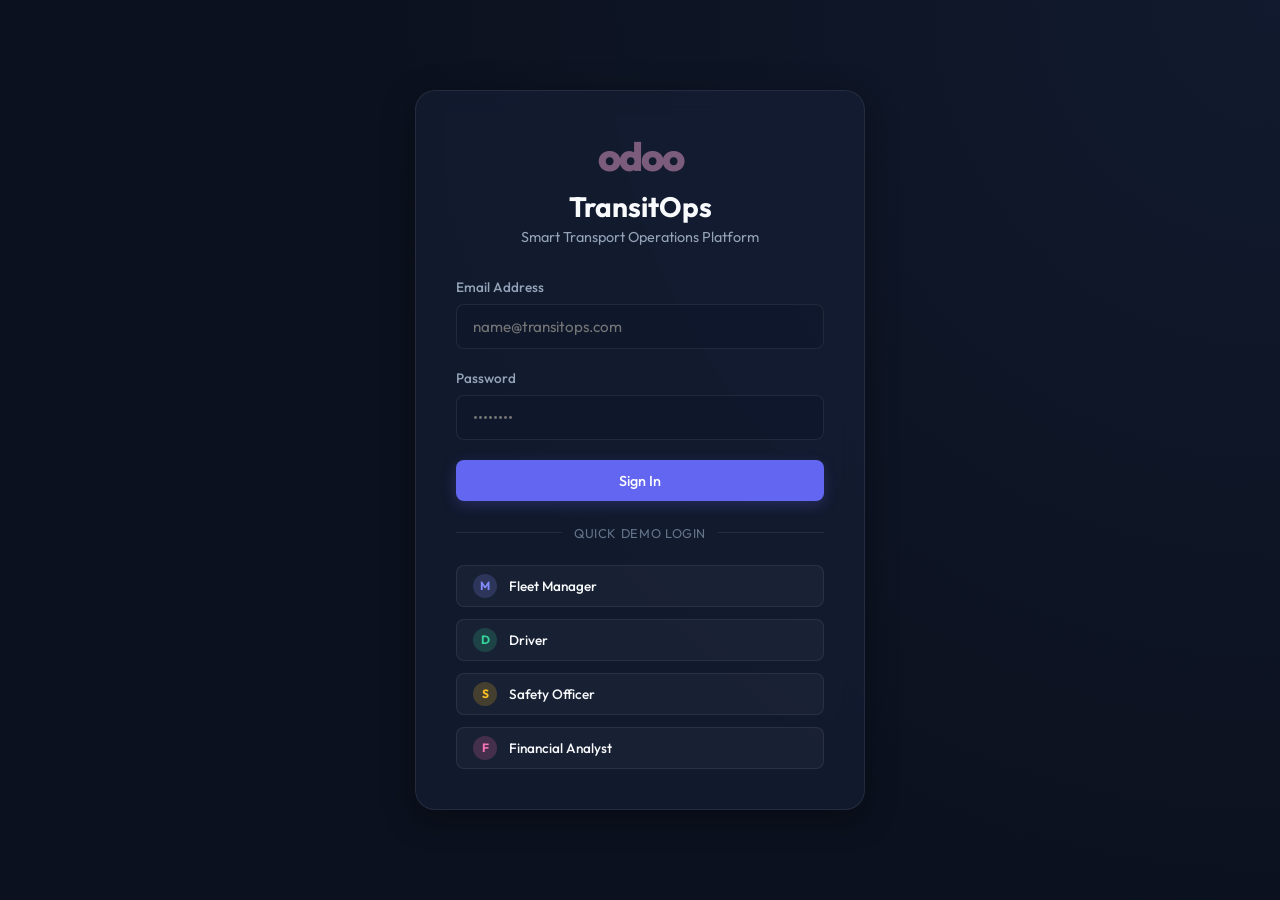
<file: index.html>
<!DOCTYPE html>
<html lang="en" data-theme="dark">
<head>
  <meta charset="UTF-8">
  <meta name="viewport" content="width=device-width, initial-scale=1.0">
  <title>TransitOps - Smart Transport Operations Platform</title>
  <!-- Google Fonts -->
  <link rel="preconnect" href="https://fonts.googleapis.com">
  <link rel="preconnect" href="https://fonts.gstatic.com" crossorigin>
  <link href="https://fonts.googleapis.com/css2?family=Outfit:wght@300;400;500;600;700;800&display=swap" rel="stylesheet">
  <!-- Stylesheet -->
  <link rel="stylesheet" href="styles.css">
</head>
<body>

  <!-- ==================== LOGIN SCREEN ==================== -->
  <div id="login-screen" class="login-container">
    <div class="login-card">
      <div class="login-header">
        <div class="logo">odoo</div>
        <h1>TransitOps</h1>
        <p>Smart Transport Operations Platform</p>
      </div>

      <form id="login-form">
        <div class="input-group">
          <label for="email">Email Address</label>
          <input type="email" id="email" required placeholder="name@transitops.com">
        </div>
        <div class="input-group">
          <label for="password">Password</label>
          <input type="password" id="password" required placeholder="••••••••">
        </div>
        <div id="login-error" class="error-msg hidden">Invalid email or password.</div>
        <button type="submit" class="btn btn-primary btn-block">Sign In</button>
      </form>

      <div class="divider">
        <span>Quick Demo Login</span>
      </div>

      <div class="quick-roles">
        <button class="btn btn-secondary quick-login-btn" data-email="manager@transitops.com" data-password="manager123">
          <span class="role-badge manager">M</span> Fleet Manager
        </button>
        <button class="btn btn-secondary quick-login-btn" data-email="driver@transitops.com" data-password="driver123">
          <span class="role-badge driver">D</span> Driver
        </button>
        <button class="btn btn-secondary quick-login-btn" data-email="safety@transitops.com" data-password="safety123">
          <span class="role-badge safety">S</span> Safety Officer
        </button>
        <button class="btn btn-secondary quick-login-btn" data-email="finance@transitops.com" data-password="finance123">
          <span class="role-badge finance">F</span> Financial Analyst
        </button>
      </div>
    </div>
  </div>

  <!-- ==================== MAIN APP LAYOUT ==================== -->
  <div id="app-layout" class="app-layout hidden">
    <!-- Sidebar Navigation -->
    <aside class="sidebar">
      <div class="sidebar-header">
        <div class="logo">odoo</div>
        <span class="app-title">TransitOps</span>
      </div>

      <nav class="nav-menu">
        <a href="#dashboard" class="nav-item active" data-tab="dashboard">
          <svg class="icon" viewBox="0 0 24 24"><path d="M3 13h8V3H3v10zm0 8h8v-6H3v6zm10 0h8V11h-8v10zm0-18v6h8V3h-8z"/></svg>
          Dashboard
        </a>
        <a href="#vehicles" class="nav-item" data-tab="vehicles" data-roles="Fleet Manager,Financial Analyst">
          <svg class="icon" viewBox="0 0 24 24"><path d="M18.92 6.01C18.72 5.42 18.16 5 17.5 5h-11c-.66 0-1.21.42-1.42 1.01L3 12v8c0 .55.45 1 1 1h1c.55 0 1-.45 1-1v-1h12v1c0 .55.45 1 1 1h1c.55 0 1-.45 1-1v-8l-2.08-5.99zM6.5 16c-.83 0-1.5-.67-1.5-1.5S5.67 13 6.5 13s1.5.67 1.5 1.5S7.33 16 6.5 16zm11 0c-.83 0-1.5-.67-1.5-1.5s.67-1.5 1.5-1.5 1.5.67 1.5 1.5-.67 1.5-1.5 1.5zM5 11l1.5-4.5h11L19 11H5z"/></svg>
          Vehicle Registry
        </a>
        <a href="#drivers" class="nav-item" data-tab="drivers" data-roles="Fleet Manager,Safety Officer">
          <svg class="icon" viewBox="0 0 24 24"><path d="M12 12c2.21 0 4-1.79 4-4s-1.79-4-4-4-4 1.79-4 4 1.79 4 4 4zm0 2c-2.67 0-8 1.34-8 4v2h16v-2c0-2.66-5.33-4-8-4z"/></svg>
          Driver Management
        </a>
        <a href="#trips" class="nav-item" data-tab="trips" data-roles="Fleet Manager,Driver">
          <svg class="icon" viewBox="0 0 24 24"><path d="M2 12h5v5H2zm5.5 0h5v5h-5zM13 12h5v5h-5zm5.5 0h5v5h-5zM2 6h5v5H2zm5.5 0h5v5h-5zM13 6h5v5h-5zm5.5 0h5v5h-5z"/></svg>
          Trip Management
        </a>
        <a href="#maintenance" class="nav-item" data-tab="maintenance" data-roles="Fleet Manager">
          <svg class="icon" viewBox="0 0 24 24"><path d="M22.7 19l-9.1-9.1c.9-2.3.4-5-1.5-6.9-2-2-5-2.4-7.4-1.3L9 6 6 9 1.6 4.3C.5 6.7.9 9.8 2.9 11.8c1.9 1.9 4.6 2.4 6.9 1.5l9.1 9.1c.4.4 1 .4 1.4 0l2.3-2.3c.5-.4.5-1.1.1-1.1z"/></svg>
          Maintenance Log
        </a>
        <a href="#expenses" class="nav-item" data-tab="expenses" data-roles="Fleet Manager,Financial Analyst">
          <svg class="icon" viewBox="0 0 24 24"><path d="M21 18v1c0 1.1-.9 2-2 2H5c-1.11 0-2-.9-2-2V5c0-1.1.89-2 2-2h14c1.1 0 2 .9 2 2v1h-9c-1.11 0-2 .9-2 2v8c0 1.1.89 2 2 2h9zm-9-2h10V8H12v8zm4-2.5c-.83 0-1.5-.67-1.5-1.5s.67-1.5 1.5-1.5 1.5.67 1.5 1.5-.67 1.5-1.5 1.5z"/></svg>
          Fuel & Expenses
        </a>
        <a href="#reports" class="nav-item" data-tab="reports" data-roles="Fleet Manager,Financial Analyst">
          <svg class="icon" viewBox="0 0 24 24"><path d="M19 3H5c-1.1 0-2 .9-2 2v14c0 1.1.9 2 2 2h14c1.1 0 2-.9 2-2V5c0-1.1-.9-2-2-2zm-2 10H7v-2h10v2zm0-4H7V7h10v2zm0 8H7v-2h10v2z"/></svg>
          Reports & Analytics
        </a>
      </nav>

      <div class="sidebar-footer">
        <div class="theme-switcher">
          <button id="theme-toggle" class="btn btn-icon" title="Toggle Theme">
            <svg class="icon sun-icon" viewBox="0 0 24 24"><path d="M12 7c-2.76 0-5 2.24-5 5s2.24 5 5 5 5-2.24 5-5-2.24-5-5-5zM2 13h2c.55 0 1-.45 1-1s-.45-1-1-1H2c-.55 0-1 .45-1 1s.45 1 1 1zm18 0h2c.55 0 1-.45 1-1s-.45-1-1-1h-2c-.55 0-1 .45-1 1s.45 1 1 1zM11 2v2c0 .55.45 1 1 1s1-.45 1-1V2c0-.55-.45-1-1-1s-1 .45-1 1zm0 18v2c0 .55.45 1 1 1s1-.45 1-1v-2c0-.55-.45-1-1-1s-1 .45-1 1zM5.99 4.58c-.39-.39-1.03-.39-1.41 0s-.39 1.03 0 1.41l1.06 1.06c.39.39 1.03.39 1.41 0s.39-1.03 0-1.41L5.99 4.58zm12.37 12.37c-.39-.39-1.03-.39-1.41 0s-.39 1.03 0 1.41l1.06 1.06c.39.39 1.03.39 1.41 0s.39-1.03 0-1.41l-1.06-1.06zm1.06-12.37c-.39-.39-1.02-.39-1.41 0l-1.06 1.06c-.39.38-.39 1.02 0 1.41s1.02.39 1.41 0l1.06-1.06c.38-.38.38-1.02 0-1.41zm-12.37 12.37c-.39-.39-1.02-.39-1.41 0l-1.06 1.06c-.38.39-.38 1.02 0 1.41s1.02.39 1.41 0l1.06-1.06c.39-.38.39-1.02 0-1.41z"/></svg>
            <svg class="icon moon-icon hidden" viewBox="0 0 24 24"><path d="M12.3 22h-.1c-5.5 0-10-4.5-10-10 0-4.8 3.5-8.9 8.2-9.8.6-.1 1.2.3 1.3.9.1.6-.2 1.2-.8 1.4-3.5 1.3-5.8 4.7-5.8 8.5 0 4.4 3.6 8 8 8 3.8 0 7.2-2.3 8.5-5.8.2-.6.8-.9 1.4-.8.6.1 1 .7.9 1.3C21.2 18.5 17.1 22 12.3 22z"/></svg>
          </button>
        </div>
        <div class="user-profile-preview">
          <div class="avatar" id="user-avatar">M</div>
          <div class="user-info">
            <div class="user-name" id="user-display-name">Fleet Manager</div>
            <div class="user-role-lbl" id="user-display-role">manager@transitops.com</div>
          </div>
          <button id="logout-btn" class="btn btn-icon logout-icon-btn" title="Sign Out">
            <svg class="icon" viewBox="0 0 24 24"><path d="M10.09 15.59L11.5 17l5-5-5-5-1.41 1.41L12.67 11H3v2h9.67l-2.58 2.59zM19 3H5c-1.11 0-2 .9-2 2v4h2V5h14v14H5v-4H3v4c0 1.1.89 2 2 2h14c1.1 0 2-.9 2-2V5c0-1.1-.9-2-2-2z"/></svg>
          </button>
        </div>
      </div>
    </aside>

    <!-- Main Container Area -->
    <main class="main-container">
      <!-- Top header bar -->
      <header class="top-header">
        <div class="header-breadcrumb">
          <span class="breadcrumb-parent">TransitOps</span>
          <span class="breadcrumb-separator">/</span>
          <span class="breadcrumb-active" id="current-view-title">Dashboard</span>
        </div>
        <div class="header-actions">
          <!-- Active Role Indicator -->
          <div class="active-role-container">
            <span class="active-role-lbl">Access Level:</span>
            <span id="role-status-badge" class="badge badge-manager">Fleet Manager</span>
          </div>
          <!-- Global RBAC Role Switcher (For quick demo/testing purposes) -->
          <div class="custom-select-wrapper">
            <select id="rbac-role-switcher" class="select-role-control" title="Simulate another role">
              <option value="Fleet Manager">Simulate: Fleet Manager</option>
              <option value="Driver">Simulate: Driver</option>
              <option value="Safety Officer">Simulate: Safety Officer</option>
              <option value="Financial Analyst">Simulate: Financial Analyst</option>
            </select>
          </div>
        </div>
      </header>

      <!-- Content Views (Toggled via JS) -->
      <div class="content-body">
        
        <!-- DASHBOARD VIEW -->
        <section id="view-dashboard" class="view-section">
          <div class="view-header">
            <h2>Operations Dashboard</h2>
            <p>Real-time KPIs and fleet utilization metrics.</p>
          </div>

          <!-- Dynamic Filters Panel -->
          <div class="filters-panel card">
            <div class="filter-group">
              <label for="filter-type">Vehicle Type</label>
              <select id="filter-type" class="filter-control">
                <option value="">All Types</option>
                <option value="Van">Van</option>
                <option value="Heavy Truck">Heavy Truck</option>
                <option value="Medium Truck">Medium Truck</option>
                <option value="Light Truck">Light Truck</option>
              </select>
            </div>
            <div class="filter-group">
              <label for="filter-status">Vehicle Status</label>
              <select id="filter-status" class="filter-control">
                <option value="">All Statuses</option>
                <option value="Available">Available</option>
                <option value="On Trip">On Trip</option>
                <option value="In Shop">In Shop</option>
                <option value="Retired">Retired</option>
              </select>
            </div>
            <div class="filter-group">
              <label for="filter-region">Region</label>
              <select id="filter-region" class="filter-control">
                <option value="">All Regions</option>
                <option value="North">North</option>
                <option value="South">South</option>
                <option value="East">East</option>
                <option value="West">West</option>
                <option value="Central">Central</option>
              </select>
            </div>
            <div class="filter-actions">
              <button id="btn-reset-filters" class="btn btn-secondary">Reset Filters</button>
            </div>
          </div>

          <!-- KPI Cards Grid -->
          <div class="kpi-grid">
            <div class="card kpi-card highlight">
              <div class="kpi-icon-wrapper">
                <svg class="kpi-icon" viewBox="0 0 24 24"><path d="M12 2C6.48 2 2 6.48 2 12s4.48 10 10 10 10-4.48 10-10S17.52 2 12 2zm-1 17.93c-3.95-.49-7-3.85-7-7.93 0-.62.08-1.21.21-1.79L9 15v1c0 1.1.9 2 2 2v1.93zm6.9-2.53c-.26-.81-1-1.4-1.9-1.4h-1v-3c0-.55-.45-1-1-1h-6v-2h2c.55 0 1-.45 1-1V7h2c1.1 0 2-.9 2-2v-.41c2.93 1.19 5 4.06 5 7.41 0 2.08-.8 3.97-2.1 5.39z"/></svg>
              </div>
              <div class="kpi-data">
                <span class="kpi-label">Fleet Utilization</span>
                <h3 id="kpi-utilization" class="kpi-value">0%</h3>
                <span class="kpi-subtext">Active trips vs active fleet</span>
                <div class="progress-bar-container">
                  <div id="utilization-progress" class="progress-bar" style="width: 0%"></div>
                </div>
              </div>
            </div>

            <div class="card kpi-card">
              <span class="kpi-label">Active Vehicles</span>
              <h3 id="kpi-active-vehicles" class="kpi-value">0</h3>
              <span class="kpi-subtext">Currently on trip</span>
            </div>

            <div class="card kpi-card">
              <span class="kpi-label">Available Vehicles</span>
              <h3 id="kpi-available-vehicles" class="kpi-value">0</h3>
              <span class="kpi-subtext">Ready for dispatch</span>
            </div>

            <div class="card kpi-card">
              <span class="kpi-label">In Maintenance</span>
              <h3 id="kpi-in-maintenance" class="kpi-value">0</h3>
              <span class="kpi-subtext">Status: "In Shop"</span>
            </div>

            <div class="card kpi-card">
              <span class="kpi-label">Active Trips</span>
              <h3 id="kpi-active-trips" class="kpi-value">0</h3>
              <span class="kpi-subtext">Trips dispatched</span>
            </div>

            <div class="card kpi-card">
              <span class="kpi-label">Pending Trips</span>
              <h3 id="kpi-pending-trips" class="kpi-value">0</h3>
              <span class="kpi-subtext">Trips in "Draft" state</span>
            </div>

            <div class="card kpi-card">
              <span class="kpi-label">Drivers On Duty</span>
              <h3 id="kpi-drivers-on-duty" class="kpi-value">0</h3>
              <span class="kpi-subtext">Available & working drivers</span>
            </div>
          </div>

          <!-- Dynamic Visual Analytics Charts -->
          <div class="dashboard-charts grid-2">
            <div class="card">
              <h3 style="margin-bottom: 0.5rem;">Fleet Status Distribution</h3>
              <p style="font-size: 0.8rem; color: var(--text-secondary); margin-bottom: 1rem;">Visual breakdown of current vehicle statuses</p>
              <div class="chart-container">
                <canvas id="chart-fleet-status" width="300" height="220"></canvas>
              </div>
            </div>
            <div class="card">
              <h3 style="margin-bottom: 0.5rem;">Operational Metrics</h3>
              <p style="font-size: 0.8rem; color: var(--text-secondary); margin-bottom: 1rem;">Odometer readings (km) vs Acquisition Costs ($) per vehicle</p>
              <div class="chart-container">
                <canvas id="chart-fleet-finance" width="300" height="220"></canvas>
              </div>
            </div>
          </div>

          <!-- RBAC Details Grid -->
          <div class="grid-2 mt-4">
            <div class="card">
              <h3>Role Privileges for <span class="simulate-role-name">Fleet Manager</span></h3>
              <ul class="role-privilege-list" id="role-privileges-list">
                <!-- Dynamically populated in app.js -->
              </ul>
            </div>
            <div class="card">
              <h3>System Logs</h3>
              <div class="system-logs-container" id="rbac-system-logs">
                <div class="log-line">System initialized successfully.</div>
              </div>
            </div>
          </div>
        </section>


        <!-- VEHICLE REGISTRY VIEW -->
        <section id="view-vehicles" class="view-section hidden">
          <div class="view-header">
            <h2>Vehicle Registry</h2>
            <p>Manage, inspect, and track fleet assets, capacities, and costs.</p>
          </div>
          
          <div class="card">
            <!-- Registry Controls Header -->
            <div class="registry-controls">
              <div class="search-filter-bar">
                <div class="search-input-wrapper">
                  <svg class="search-icon-svg" viewBox="0 0 24 24"><path d="M15.5 14h-.79l-.28-.27C15.41 12.59 16 11.11 16 9.5 16 5.91 13.09 3 9.5 3S3 5.91 3 9.5 5.91 16 9.5 16c1.61 0 3.09-.59 4.23-1.57l.27.28v.79l5 4.99L20.49 19l-4.99-5zm-6 0C7.01 14 5 11.99 5 9.5S7.01 5 9.5 5 14 7.01 14 9.5 11.99 14 9.5 14z"/></svg>
                  <input type="text" id="vehicle-search" class="search-control" placeholder="Search by model, registration...">
                </div>
                <select id="vehicle-filter-type" class="registry-select">
                  <option value="">All Types</option>
                  <option value="Van">Van</option>
                  <option value="Heavy Truck">Heavy Truck</option>
                  <option value="Medium Truck">Medium Truck</option>
                  <option value="Light Truck">Light Truck</option>
                </select>
                <select id="vehicle-filter-status" class="registry-select">
                  <option value="">All Statuses</option>
                  <option value="Available">Available</option>
                  <option value="On Trip">On Trip</option>
                  <option value="In Shop">In Shop</option>
                  <option value="Retired">Retired</option>
                </select>
                <select id="vehicle-filter-region" class="registry-select">
                  <option value="">All Regions</option>
                  <option value="North">North</option>
                  <option value="South">South</option>
                  <option value="East">East</option>
                  <option value="West">West</option>
                  <option value="Central">Central</option>
                </select>
                <select id="vehicle-sort-by" class="registry-select">
                  <option value="">Sort By</option>
                  <option value="odometer-asc">Odometer (Low to High)</option>
                  <option value="odometer-desc">Odometer (High to Low)</option>
                  <option value="capacity-desc">Capacity (High to Low)</option>
                  <option value="cost-desc">Acquisition Cost (High to Low)</option>
                </select>
              </div>
              <button id="btn-add-vehicle" class="btn btn-primary nav-roles-manager-only">Add Vehicle</button>
            </div>

            <!-- Table Container -->
            <div class="table-container">
              <table class="data-table" id="vehicle-table">
                <thead>
                  <tr>
                    <th>Registration #</th>
                    <th>Name / Model</th>
                    <th>Type</th>
                    <th>Region</th>
                    <th>Max Load Capacity</th>
                    <th>Odometer</th>
                    <th>Acquisition Cost</th>
                    <th>Status</th>
                    <th class="nav-roles-manager-only">Actions</th>
                  </tr>
                </thead>
                <tbody id="vehicle-table-body">
                  <!-- Dynamically populated in app.js -->
                </tbody>
              </table>
            </div>
          </div>
        </section>

        <!-- ADD/EDIT VEHICLE MODAL OVERLAY -->
        <div id="vehicle-modal" class="modal-overlay">
          <div class="modal-card">
            <div class="modal-header">
              <h3 id="vehicle-modal-title">Register New Vehicle</h3>
              <button class="btn btn-icon close-modal-btn" onclick="app.closeVehicleModal()">&times;</button>
            </div>
            <form id="vehicle-form">
              <input type="hidden" id="vehicle-form-mode" value="add"> <!-- 'add' or 'edit' -->
              <input type="hidden" id="vehicle-old-reg" value=""> <!-- tracking key if changing reg -->
              <div class="modal-body">
                <div class="form-grid-2">
                  <div class="input-group">
                    <label for="vehicle-reg">Registration Number (Unique)</label>
                    <input type="text" id="vehicle-reg" required placeholder="e.g. VAN-05">
                  </div>
                  <div class="input-group">
                    <label for="vehicle-name">Vehicle Name / Model</label>
                    <input type="text" id="vehicle-name" required placeholder="e.g. Ford Transit">
                  </div>
                  <div class="input-group">
                    <label for="vehicle-type">Vehicle Type</label>
                    <select id="vehicle-type" class="filter-control" style="background-color: var(--input-bg);" required>
                      <option value="Van">Van</option>
                      <option value="Heavy Truck">Heavy Truck</option>
                      <option value="Medium Truck">Medium Truck</option>
                      <option value="Light Truck">Light Truck</option>
                    </select>
                  </div>
                  <div class="input-group">
                    <label for="vehicle-region">Operating Region</label>
                    <select id="vehicle-region" class="filter-control" style="background-color: var(--input-bg);" required>
                      <option value="North">North</option>
                      <option value="South">South</option>
                      <option value="East">East</option>
                      <option value="West">West</option>
                      <option value="Central">Central</option>
                    </select>
                  </div>
                  <div class="input-group">
                    <label for="vehicle-capacity">Maximum Load Capacity (kg)</label>
                    <input type="number" id="vehicle-capacity" required min="1" placeholder="e.g. 1200">
                  </div>
                  <div class="input-group">
                    <label for="vehicle-odometer">Current Odometer (km)</label>
                    <input type="number" id="vehicle-odometer" required min="0" placeholder="e.g. 45000">
                  </div>
                  <div class="input-group">
                    <label for="vehicle-cost">Acquisition Cost ($)</label>
                    <input type="number" id="vehicle-cost" required min="0" placeholder="e.g. 35000">
                  </div>
                  <div class="input-group">
                    <label for="vehicle-status">Initial Status</label>
                    <select id="vehicle-status" class="filter-control" style="background-color: var(--input-bg);" required>
                      <option value="Available">Available</option>
                      <option value="On Trip">On Trip</option>
                      <option value="In Shop">In Shop</option>
                      <option value="Retired">Retired</option>
                    </select>
                  </div>
                </div>
                <div id="vehicle-form-error" class="error-msg mt-4 hidden"></div>
              </div>
              <div class="modal-footer">
                <button type="button" class="btn btn-secondary" onclick="app.closeVehicleModal()">Cancel</button>
                <button type="submit" class="btn btn-primary">Save Vehicle</button>
              </div>
            </form>
          </div>
        </div>


        <!-- DRIVER MANAGEMENT VIEW -->
        <section id="view-drivers" class="view-section hidden">
          <div class="view-header">
            <h2>Driver Management</h2>
            <p>Monitor driver profiles, safety scores, licensing details, and compliance.</p>
          </div>
          
          <div class="card">
            <!-- Driver Controls Header -->
            <div class="registry-controls">
              <div class="search-filter-bar">
                <div class="search-input-wrapper">
                  <svg class="search-icon-svg" viewBox="0 0 24 24"><path d="M15.5 14h-.79l-.28-.27C15.41 12.59 16 11.11 16 9.5 16 5.91 13.09 3 9.5 3S3 5.91 3 9.5 5.91 16 9.5 16c1.61 0 3.09-.59 4.23-1.57l.27.28v.79l5 4.99L20.49 19l-4.99-5zm-6 0C7.01 14 5 11.99 5 9.5S7.01 5 9.5 5 14 7.01 14 9.5 11.99 14 9.5 14z"/></svg>
                  <input type="text" id="driver-search" class="search-control" placeholder="Search by name, license...">
                </div>
                <select id="driver-filter-status" class="registry-select">
                  <option value="">All Statuses</option>
                  <option value="Available">Available</option>
                  <option value="On Trip">On Trip</option>
                  <option value="Off Duty">Off Duty</option>
                  <option value="Suspended">Suspended</option>
                </select>
                <select id="driver-filter-category" class="registry-select">
                  <option value="">All Categories</option>
                  <option value="Class A CDL">Class A CDL</option>
                  <option value="Class B CDL">Class B CDL</option>
                  <option value="Class C">Class C</option>
                </select>
                <select id="driver-sort-by" class="registry-select">
                  <option value="">Sort By</option>
                  <option value="safety-desc">Safety Score (High to Low)</option>
                  <option value="safety-asc">Safety Score (Low to High)</option>
                  <option value="expiry-asc">License Expiry (Soonest first)</option>
                </select>
              </div>
              <button id="btn-add-driver" class="btn btn-primary">Add Driver</button>
            </div>

            <!-- Table Container -->
            <div class="table-container">
              <table class="data-table" id="driver-table">
                <thead>
                  <tr>
                    <th>Driver Name</th>
                    <th>License Number</th>
                    <th>License Category</th>
                    <th>License Expiry</th>
                    <th>Contact Number</th>
                    <th>Safety Score</th>
                    <th>Status</th>
                    <th>Actions</th>
                  </tr>
                </thead>
                <tbody id="driver-table-body">
                  <!-- Dynamically populated in app.js -->
                </tbody>
              </table>
            </div>
          </div>
        </section>

        <!-- ADD/EDIT DRIVER MODAL OVERLAY -->
        <div id="driver-modal" class="modal-overlay">
          <div class="modal-card">
            <div class="modal-header">
              <h3 id="driver-modal-title">Register New Driver</h3>
              <button class="btn btn-icon close-modal-btn" onclick="app.closeDriverModal()">&times;</button>
            </div>
            <form id="driver-form">
              <input type="hidden" id="driver-form-mode" value="add"> <!-- 'add' or 'edit' -->
              <input type="hidden" id="driver-old-license" value=""> <!-- tracking key if changing license -->
              <div class="modal-body">
                <div class="form-grid-2">
                  <div class="input-group">
                    <label for="driver-name">Full Name</label>
                    <input type="text" id="driver-name" required placeholder="e.g. John Doe">
                  </div>
                  <div class="input-group">
                    <label for="driver-license">License Number (Unique)</label>
                    <input type="text" id="driver-license" required placeholder="e.g. DL-12345">
                  </div>
                  <div class="input-group">
                    <label for="driver-category">License Category</label>
                    <select id="driver-category" class="filter-control" style="background-color: var(--input-bg);" required>
                      <option value="Class A CDL">Class A CDL</option>
                      <option value="Class B CDL">Class B CDL</option>
                      <option value="Class C">Class C</option>
                    </select>
                  </div>
                  <div class="input-group">
                    <label for="driver-expiry">License Expiry Date</label>
                    <input type="date" id="driver-expiry" required>
                  </div>
                  <div class="input-group">
                    <label for="driver-phone">Contact Number</label>
                    <input type="text" id="driver-phone" required placeholder="e.g. 555-0100">
                  </div>
                  <div class="input-group">
                    <label for="driver-safety">Safety Score (0 - 100)</label>
                    <input type="number" id="driver-safety" required min="0" max="100" placeholder="e.g. 95">
                  </div>
                  <div class="input-group form-group-full">
                    <label for="driver-status">Status</label>
                    <select id="driver-status" class="filter-control" style="background-color: var(--input-bg);" required>
                      <option value="Available">Available</option>
                      <option value="On Trip">On Trip</option>
                      <option value="Off Duty">Off Duty</option>
                      <option value="Suspended">Suspended</option>
                    </select>
                  </div>
                </div>
                <div id="driver-form-error" class="error-msg mt-4 hidden"></div>
              </div>
              <div class="modal-footer">
                <button type="button" class="btn btn-secondary" onclick="app.closeDriverModal()">Cancel</button>
                <button type="submit" class="btn btn-primary">Save Driver</button>
              </div>
            </form>
          </div>
        </div>


        <!-- TRIP MANAGEMENT VIEW -->
        <section id="view-trips" class="view-section hidden">
          <div class="view-header">
            <h2>Trip Management</h2>
            <p>Dispatch vehicles, assign drivers, and monitor cargo delivery lifecycles.</p>
          </div>
          
          <div class="card">
            <!-- Trip Controls Header -->
            <div class="registry-controls">
              <div class="search-filter-bar">
                <div class="search-input-wrapper">
                  <svg class="search-icon-svg" viewBox="0 0 24 24"><path d="M15.5 14h-.79l-.28-.27C15.41 12.59 16 11.11 16 9.5 16 5.91 13.09 3 9.5 3S3 5.91 3 9.5 5.91 16 9.5 16c1.61 0 3.09-.59 4.23-1.57l.27.28v.79l5 4.99L20.49 19l-4.99-5zm-6 0C7.01 14 5 11.99 5 9.5S7.01 5 9.5 5 14 7.01 14 9.5 11.99 14 9.5 14z"/></svg>
                  <input type="text" id="trip-search" class="search-control" placeholder="Search by source, destination...">
                </div>
                <select id="trip-filter-status" class="registry-select">
                  <option value="">All Statuses</option>
                  <option value="Draft">Draft</option>
                  <option value="Dispatched">Dispatched</option>
                  <option value="Completed">Completed</option>
                  <option value="Cancelled">Cancelled</option>
                </select>
              </div>
              <button id="btn-create-trip" class="btn btn-primary" onclick="app.openCreateTripModal()">Create Trip</button>
            </div>

            <!-- Table Container -->
            <div class="table-container">
              <table class="data-table" id="trip-table">
                <thead>
                  <tr>
                    <th>Trip ID</th>
                    <th>Source</th>
                    <th>Destination</th>
                    <th>Vehicle</th>
                    <th>Driver</th>
                    <th>Cargo Weight</th>
                    <th>Planned Distance</th>
                    <th>Status</th>
                    <th>Actions</th>
                  </tr>
                </thead>
                <tbody id="trip-table-body">
                  <!-- Dynamically populated in app.js -->
                </tbody>
              </table>
            </div>
          </div>
        </section>

        <!-- CREATE TRIP MODAL OVERLAY -->
        <div id="trip-modal" class="modal-overlay">
          <div class="modal-card">
            <div class="modal-header">
              <h3>Create New Trip Request</h3>
              <button class="btn btn-icon close-modal-btn" onclick="app.closeTripModal()">&times;</button>
            </div>
            <form id="trip-form">
              <div class="modal-body">
                <div class="form-grid-2">
                  <div class="input-group">
                    <label for="trip-source">Source Location</label>
                    <input type="text" id="trip-source" required placeholder="e.g. Chicago Warehouse">
                  </div>
                  <div class="input-group">
                    <label for="trip-destination">Destination Location</label>
                    <input type="text" id="trip-destination" required placeholder="e.g. Detroit Depot">
                  </div>
                  <div class="input-group">
                    <label for="trip-weight">Cargo Weight (kg)</label>
                    <input type="number" id="trip-weight" required min="1" placeholder="e.g. 450">
                  </div>
                  <div class="input-group">
                    <label for="trip-distance">Planned Distance (km)</label>
                    <input type="number" id="trip-distance" required min="1" placeholder="e.g. 280">
                  </div>
                  <div class="input-group">
                    <label for="trip-vehicle">Assign Available Vehicle</label>
                    <select id="trip-vehicle" class="filter-control" style="background-color: var(--input-bg);" required>
                      <!-- Dynamically loaded available vehicles -->
                    </select>
                  </div>
                  <div class="input-group">
                    <label for="trip-driver">Assign Available Driver</label>
                    <select id="trip-driver" class="filter-control" style="background-color: var(--input-bg);" required>
                      <!-- Dynamically loaded available drivers -->
                    </select>
                  </div>
                </div>
                <div id="trip-form-error" class="error-msg mt-4 hidden"></div>
              </div>
              <div class="modal-footer">
                <button type="button" class="btn btn-secondary" onclick="app.closeTripModal()">Cancel</button>
                <button type="submit" class="btn btn-primary">Create Draft Trip</button>
              </div>
            </form>
          </div>
        </div>

        <!-- COMPLETE TRIP MODAL OVERLAY -->
        <div id="trip-complete-modal" class="modal-overlay">
          <div class="modal-card">
            <div class="modal-header">
              <h3>Complete Dispatched Trip</h3>
              <button class="btn btn-icon close-modal-btn" onclick="app.closeTripCompleteModal()">&times;</button>
            </div>
            <form id="trip-complete-form">
              <input type="hidden" id="trip-complete-id" value="">
              <input type="hidden" id="trip-complete-vehicle-reg" value="">
              <div class="modal-body">
                <div class="alert alert-info" style="margin-bottom: 1.5rem;">
                  <p>Enter the final trip metrics. Completing this trip will release both the vehicle and driver back to <strong>Available</strong>.</p>
                </div>
                <div class="form-grid-2">
                  <div class="input-group">
                    <label for="trip-complete-curr-odo">Current Odometer (km)</label>
                    <input type="text" id="trip-complete-curr-odo" disabled style="opacity: 0.7;">
                  </div>
                  <div class="input-group">
                    <label for="trip-complete-final-odo">Final Odometer (km)</label>
                    <input type="number" id="trip-complete-final-odo" required min="1" placeholder="Must exceed current value">
                  </div>
                  <div class="input-group">
                    <label for="trip-complete-fuel-liters">Fuel Consumed (Liters)</label>
                    <input type="number" id="trip-complete-fuel-liters" required min="1" placeholder="e.g. 32" oninput="app.calculateFuelCostPreset()">
                  </div>
                  <div class="input-group">
                    <label for="trip-complete-fuel-cost">Total Fuel Cost ($)</label>
                    <input type="number" id="trip-complete-fuel-cost" required min="1" placeholder="Calculated automatically">
                  </div>
                </div>
                <div id="trip-complete-form-error" class="error-msg mt-4 hidden"></div>
              </div>
              <div class="modal-footer">
                <button type="button" class="btn btn-secondary" onclick="app.closeTripCompleteModal()">Cancel</button>
                <button type="submit" class="btn btn-primary">Complete Trip</button>
              </div>
            </form>
          </div>
        </div>


        <!-- EMAIL REMINDER MODAL OVERLAY -->
        <div id="email-reminder-modal" class="modal-overlay">
          <div class="modal-card">
            <div class="modal-header">
              <h3>Send Compliance Reminder</h3>
              <button class="btn btn-icon close-modal-btn" onclick="app.closeEmailReminderModal()">&times;</button>
            </div>
            <form id="email-reminder-form" onsubmit="event.preventDefault(); app.sendEmailReminder();">
              <div class="modal-body">
                <div class="input-group">
                  <label for="email-to">To (Driver Email)</label>
                  <input type="email" id="email-to" required>
                </div>
                <div class="input-group mt-4">
                  <label for="email-subject">Subject</label>
                  <input type="text" id="email-subject" required>
                </div>
                <div class="input-group mt-4">
                  <label for="email-body">Message Body</label>
                  <textarea id="email-body" required rows="6" style="width: 100%; border-radius: var(--radius-sm); border: 1px solid var(--border-color); background-color: var(--input-bg); color: var(--text-primary); padding: 0.5rem; font-family: inherit; resize: vertical;"></textarea>
                </div>
                <div id="email-reminder-status" class="success-msg mt-4 hidden" style="color: var(--success); font-weight: 600;"></div>
              </div>
              <div class="modal-footer">
                <button type="button" class="btn btn-secondary" onclick="app.closeEmailReminderModal()">Cancel</button>
                <button type="button" class="btn btn-secondary btn-warning-small" onclick="app.triggerMailto()">Open Local Mail Client</button>
                <button type="submit" class="btn btn-primary">Send Simulated Email</button>
              </div>
            </form>
          </div>
        </div>

        <!-- VEHICLE DOCUMENTS MODAL OVERLAY -->
        <div id="vehicle-docs-modal" class="modal-overlay">
          <div class="modal-card" style="max-width: 650px;">
            <div class="modal-header">
              <h3 id="vehicle-docs-title">Vehicle Documents</h3>
              <button class="btn btn-icon close-modal-btn" onclick="app.closeVehicleDocsModal()">&times;</button>
            </div>
            <div class="modal-body">
              <!-- Upload Section -->
              <h4 style="margin-bottom: 0.5rem; font-size: 0.95rem;">Attach New Document</h4>
              <form id="vehicle-docs-form" onsubmit="event.preventDefault(); app.uploadVehicleDocument();" style="display: flex; gap: 0.5rem; flex-wrap: wrap; margin-bottom: 1.5rem; background: rgba(255,255,255,0.02); padding: 0.75rem; border-radius: var(--radius-sm); border: 1px solid var(--border-color);">
                <input type="hidden" id="docs-vehicle-reg" value="">
                <div style="flex: 1; min-width: 150px;">
                  <label style="font-size: 0.75rem; color: var(--text-muted);">Choose File</label>
                  <input type="file" id="docs-file-input" required style="font-size: 0.8rem; padding: 0.25rem;">
                </div>
                <div style="width: 150px;">
                  <label style="font-size: 0.75rem; color: var(--text-muted);">Document Type</label>
                  <select id="docs-type-input" class="filter-control" style="background-color: var(--input-bg); padding: 0.35rem 0.5rem; font-size: 0.85rem;" required>
                    <option value="Registration">Registration</option>
                    <option value="Insurance">Insurance</option>
                    <option value="Permit">Emissions Permit</option>
                    <option value="Other">Other Document</option>
                  </select>
                </div>
                <div style="display: flex; align-items: flex-end;">
                  <button type="submit" class="btn btn-primary btn-small" style="height: 35px;">Upload</button>
                </div>
              </form>

              <!-- Document List -->
              <h4 style="margin-bottom: 0.5rem; font-size: 0.95rem;">Attached Documents</h4>
              <div class="table-container" style="max-height: 250px; overflow-y: auto;">
                <table class="data-table">
                  <thead>
                    <tr>
                      <th>Document Name</th>
                      <th>Type</th>
                      <th>Upload Date</th>
                      <th>Size</th>
                      <th>Actions</th>
                    </tr>
                  </thead>
                  <tbody id="vehicle-docs-table-body">
                    <!-- Dynamically populated in app.js -->
                  </tbody>
                </table>
              </div>
            </div>
            <div class="modal-footer">
              <button type="button" class="btn btn-secondary" onclick="app.closeVehicleDocsModal()">Close</button>
            </div>
          </div>
        </div>


        <!-- MAINTENANCE VIEW -->
        <section id="view-maintenance" class="view-section hidden">
          <div class="view-header">
            <h2>Maintenance Log</h2>
            <p>Log work orders, schedule repairs, and monitor vehicles in shop.</p>
          </div>
          
          <div class="card">
            <!-- Maintenance Controls Header -->
            <div class="registry-controls">
              <div class="search-filter-bar">
                <div class="search-input-wrapper">
                  <svg class="search-icon-svg" viewBox="0 0 24 24"><path d="M15.5 14h-.79l-.28-.27C15.41 12.59 16 11.11 16 9.5 16 5.91 13.09 3 9.5 3S3 5.91 3 9.5 5.91 16 9.5 16c1.61 0 3.09-.59 4.23-1.57l.27.28v.79l5 4.99L20.49 19l-4.99-5zm-6 0C7.01 14 5 11.99 5 9.5S7.01 5 9.5 5 14 7.01 14 9.5 11.99 14 9.5 14z"/></svg>
                  <input type="text" id="maintenance-search" class="search-control" placeholder="Search by vehicle reg or issue...">
                </div>
                <select id="maintenance-filter-status" class="registry-select">
                  <option value="">All Statuses</option>
                  <option value="Scheduled">Scheduled</option>
                  <option value="In Progress">In Progress</option>
                  <option value="Completed">Completed</option>
                </select>
              </div>
              <button id="btn-add-maintenance" class="btn btn-primary" onclick="app.openCreateMaintenanceModal()">Log Maintenance</button>
            </div>

            <!-- Table Container -->
            <div class="table-container">
              <table class="data-table" id="maintenance-table">
                <thead>
                  <tr>
                    <th>Work Order #</th>
                    <th>Vehicle Reg</th>
                    <th>Description / Issue</th>
                    <th>Scheduled Date</th>
                    <th>Estimated Cost</th>
                    <th>Status</th>
                    <th>Actions</th>
                  </tr>
                </thead>
                <tbody id="maintenance-table-body">
                  <!-- Dynamically populated in app.js -->
                </tbody>
              </table>
            </div>
          </div>
        </section>

        <!-- LOG MAINTENANCE MODAL OVERLAY -->
        <div id="maintenance-modal" class="modal-overlay">
          <div class="modal-card">
            <div class="modal-header">
              <h3>Log Maintenance Work Order</h3>
              <button class="btn btn-icon close-modal-btn" onclick="app.closeMaintenanceModal()">&times;</button>
            </div>
            <form id="maintenance-form">
              <div class="modal-body">
                <div class="form-grid-2">
                  <div class="input-group">
                    <label for="maintenance-vehicle">Select Vehicle</label>
                    <select id="maintenance-vehicle" class="filter-control" style="background-color: var(--input-bg);" required>
                      <!-- Dynamically loaded vehicles (excluding Retired) -->
                    </select>
                  </div>
                  <div class="input-group">
                    <label for="maintenance-date">Scheduled Date</label>
                    <input type="date" id="maintenance-date" required>
                  </div>
                  <div class="input-group">
                    <label for="maintenance-cost">Estimated Cost ($)</label>
                    <input type="number" id="maintenance-cost" required min="0" placeholder="e.g. 350">
                  </div>
                  <div class="input-group">
                    <label for="maintenance-status">Initial Status</label>
                    <select id="maintenance-status" class="filter-control" style="background-color: var(--input-bg);" required>
                      <option value="Scheduled">Scheduled</option>
                      <option value="In Progress">In Progress</option>
                    </select>
                  </div>
                  <div class="input-group form-group-full">
                    <label for="maintenance-desc">Description of Work / Issue</label>
                    <textarea id="maintenance-desc" required placeholder="Describe the mechanical issue, oil change, tire replacement, etc." rows="3" style="width: 100%; border-radius: var(--radius-sm); border: 1px solid var(--border-color); background-color: var(--input-bg); color: var(--text-primary); padding: 0.5rem; font-family: inherit; resize: vertical;"></textarea>
                  </div>
                </div>
                <div id="maintenance-form-error" class="error-msg mt-4 hidden"></div>
              </div>
              <div class="modal-footer">
                <button type="button" class="btn btn-secondary" onclick="app.closeMaintenanceModal()">Cancel</button>
                <button type="submit" class="btn btn-primary">Save Work Order</button>
              </div>
            </form>
          </div>
        </div>


        <!-- EXPENSES VIEW -->
        <section id="view-expenses" class="view-section hidden">
          <div class="view-header">
            <h2>Fuel & Expense Management</h2>
            <p>Monitor vehicle operating expenditures, log fuel logs, and track Total Cost of Ownership (TCO).</p>
          </div>
          
          <div class="grid-2">
            <!-- Left Side: Total Operational Cost Summary per Vehicle -->
            <div class="card">
              <h3 style="margin-bottom: 1.25rem;">Operating Cost per Vehicle</h3>
              <p style="color: var(--text-muted); font-size: 0.85rem; margin-bottom: 1rem;">Aggregates all fuel expenses, toll/other costs, and completed maintenance work orders.</p>
              <div class="table-container">
                <table class="data-table" id="tco-table">
                  <thead>
                    <tr>
                      <th>Vehicle</th>
                      <th>Fuel Cost</th>
                      <th>Maintenance</th>
                      <th>Tolls & Other</th>
                      <th>Total Cost</th>
                    </tr>
                  </thead>
                  <tbody id="tco-table-body">
                    <!-- Dynamically populated in app.js -->
                  </tbody>
                </table>
              </div>
            </div>

            <!-- Right Side: Expense Log List -->
            <div class="card">
              <div class="registry-controls" style="margin-bottom: 1.25rem;">
                <div class="search-filter-bar" style="width: 100%; justify-content: space-between;">
                  <h3 style="margin: 0;">Expense Log</h3>
                  <select id="expense-filter-type" class="registry-select">
                    <option value="">All Types</option>
                    <option value="Fuel">Fuel</option>
                    <option value="Tolls">Tolls</option>
                    <option value="Maintenance">Maintenance</option>
                    <option value="Other">Other</option>
                  </select>
                </div>
              </div>
              <div class="table-container" style="max-height: 380px; overflow-y: auto;">
                <table class="data-table" id="expense-table">
                  <thead>
                    <tr>
                      <th>ID</th>
                      <th>Vehicle</th>
                      <th>Type</th>
                      <th>Cost</th>
                      <th>Date</th>
                      <th>Details</th>
                    </tr>
                  </thead>
                  <tbody id="expense-table-body">
                    <!-- Dynamically populated in app.js -->
                  </tbody>
                </table>
              </div>
              <button id="btn-add-expense" class="btn btn-primary mt-4" style="width: 100%;" onclick="app.openCreateExpenseModal()">Log Manual Expense</button>
            </div>
          </div>
        </section>

        <!-- LOG EXPENSE MODAL OVERLAY -->
        <div id="expense-modal" class="modal-overlay">
          <div class="modal-card">
            <div class="modal-header">
              <h3>Log Operating Expense</h3>
              <button class="btn btn-icon close-modal-btn" onclick="app.closeExpenseModal()">&times;</button>
            </div>
            <form id="expense-form">
              <div class="modal-body">
                <div class="form-grid-2">
                  <div class="input-group">
                    <label for="expense-vehicle">Select Vehicle</label>
                    <select id="expense-vehicle" class="filter-control" style="background-color: var(--input-bg);" required>
                      <!-- Dynamically loaded active vehicles -->
                    </select>
                  </div>
                  <div class="input-group">
                    <label for="expense-type">Expense Type</label>
                    <select id="expense-type" class="filter-control" style="background-color: var(--input-bg);" required onchange="app.toggleExpenseLitersInput()">
                      <option value="Fuel">Fuel Log</option>
                      <option value="Tolls">Tolls</option>
                      <option value="Maintenance">Maintenance Service</option>
                      <option value="Other">Other Miscellaneous</option>
                    </select>
                  </div>
                  <div class="input-group" id="expense-liters-container">
                    <label for="expense-liters">Volume (Liters)</label>
                    <input type="number" id="expense-liters" min="1" placeholder="e.g. 45">
                  </div>
                  <div class="input-group">
                    <label for="expense-cost">Cost Amount ($)</label>
                    <input type="number" id="expense-cost" required min="1" placeholder="e.g. 75">
                  </div>
                  <div class="input-group">
                    <label for="expense-date">Date Logged</label>
                    <input type="date" id="expense-date" required>
                  </div>
                  <div class="input-group">
                    <label for="expense-desc">Description / Notes</label>
                    <input type="text" id="expense-desc" required placeholder="e.g. Oil filter swap / Highway toll">
                  </div>
                </div>
                <div id="expense-form-error" class="error-msg mt-4 hidden"></div>
              </div>
              <div class="modal-footer">
                <button type="button" class="btn btn-secondary" onclick="app.closeExpenseModal()">Cancel</button>
                <button type="submit" class="btn btn-primary">Save Expense</button>
              </div>
            </form>
          </div>
        </div>


        <!-- REPORTS VIEW -->
        <section id="view-reports" class="view-section hidden">
          <div class="view-header">
            <h2>Reports & Analytics</h2>
            <p>Monitor fleet return on investment, operational fuel efficiency, and export compliance reports.</p>
          </div>

          <!-- Reports Overview Cards -->
          <div class="grid-2" style="grid-template-columns: repeat(4, 1fr); margin-bottom: 2rem; gap: 1rem;">
            <div class="card" style="padding: 1.25rem; text-align: center;">
              <h4 style="font-size: 0.8rem; text-transform: uppercase; color: var(--text-muted); margin-bottom: 0.5rem;">Total Operational Cost</h4>
              <p id="report-total-cost" style="font-size: 1.5rem; font-weight: 700; color: var(--color-finance);">$0</p>
            </div>
            <div class="card" style="padding: 1.25rem; text-align: center;">
              <h4 style="font-size: 0.8rem; text-transform: uppercase; color: var(--text-muted); margin-bottom: 0.5rem;">Fleet Utilization</h4>
              <p id="report-utilization" style="font-size: 1.5rem; font-weight: 700; color: var(--color-manager);">0%</p>
            </div>
            <div class="card" style="padding: 1.25rem; text-align: center;">
              <h4 style="font-size: 0.8rem; text-transform: uppercase; color: var(--text-muted); margin-bottom: 0.5rem;">Avg Fuel Efficiency</h4>
              <p id="report-avg-efficiency" style="font-size: 1.5rem; font-weight: 700; color: var(--color-driver);">0.0 km/L</p>
            </div>
            <div class="card" style="padding: 1.25rem; text-align: center;">
              <h4 style="font-size: 0.8rem; text-transform: uppercase; color: var(--text-muted); margin-bottom: 0.5rem;">Average Vehicle ROI</h4>
              <p id="report-avg-roi" style="font-size: 1.5rem; font-weight: 700; color: var(--color-safety);">0.0%</p>
            </div>
          </div>
          
          <div class="card">
            <div class="registry-controls" style="margin-bottom: 1.25rem; align-items: center; justify-content: space-between;">
              <h3 style="margin: 0;">Vehicle Profitability & ROI Analysis</h3>
              <div style="display: flex; gap: 0.5rem;">
                <button id="btn-export-reports-csv" class="btn btn-secondary" onclick="app.exportReportsCSV()">Export CSV</button>
                <button id="btn-export-reports-pdf" class="btn btn-secondary btn-warning-small" onclick="window.print()">Export PDF / Print</button>
              </div>
            </div>

            <p style="color: var(--text-muted); font-size: 0.85rem; margin-bottom: 1.5rem;">
              * Note: Revenue is calculated dynamically at a rate of <strong>$0.003</strong> per kg-km of completed trip freight. Vehicle ROI is computed as: 
              <span style="font-family: monospace; background: rgba(0,0,0,0.15); padding: 0.15rem 0.35rem; border-radius: 4px;">[Revenue - (Maintenance + Fuel)] / Acquisition Cost</span>.
            </p>

            <!-- Table Container -->
            <div class="table-container">
              <table class="data-table" id="reports-table">
                <thead>
                  <tr>
                    <th>Vehicle</th>
                    <th>Odometer</th>
                    <th>Distance Run</th>
                    <th>Fuel Efficiency</th>
                    <th>Operational Cost</th>
                    <th>Revenue</th>
                    <th>Net Profit</th>
                    <th>ROI (%)</th>
                  </tr>
                </thead>
                <tbody id="reports-table-body">
                  <!-- Dynamically populated in app.js -->
                </tbody>
              </table>
            </div>
          </div>
        </section>


      </div>
    </main>
  </div>

  <!-- JavaScript file -->
  <script src="app.js"></script>
</body>
</html>
</file>
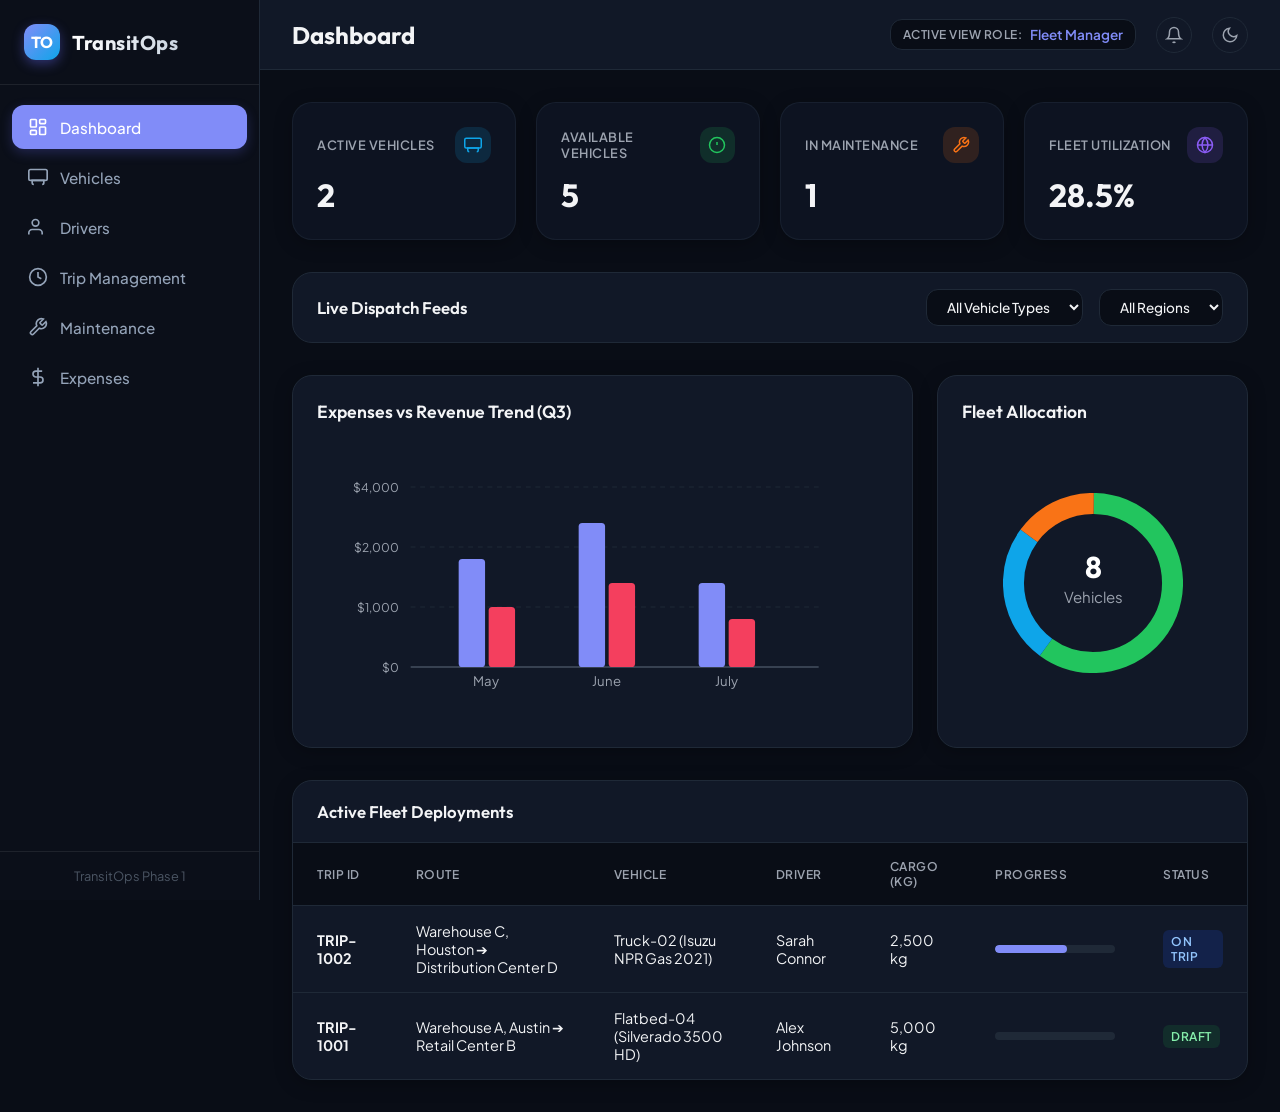
<file: dashboard_only.html>
<!DOCTYPE html>
<html lang="en" data-theme="dark">
<head>
    <meta charset="UTF-8">
    <meta name="viewport" content="width=device-width, initial-scale=1.0">
    <title>TransitOps Dashboard - Phase 1 Mockup</title>
    <style>
        @import url('https://fonts.googleapis.com/css2?family=Outfit:wght@300;400;500;600;700&family=Plus+Jakarta+Sans:wght@300;400;500;600;700&display=swap');

        /* Color Tokens & Variables */
        :root {
            --font-primary: 'Plus Jakarta Sans', sans-serif;
            --font-heading: 'Outfit', sans-serif;
            
            --transition-fast: 0.2s ease;
            --transition-normal: 0.3s ease;
            
            --sidebar-width: 260px;
            --header-height: 70px;
            --border-radius-md: 12px;
            --border-radius-lg: 20px;
            
            /* Dark Theme Colors */
            --bg-primary: #090d16;
            --bg-secondary: #111827;
            --bg-sidebar: #0b0f19;
            --bg-sidebar-hover: rgba(255, 255, 255, 0.05);
            --border-color: #1f2937;
            --text-primary: #f3f4f6;
            --text-secondary: #9ca3af;
            --text-on-dark: #f3f4f6;
            
            --card-shadow: 0 4px 20px -2px rgba(0, 0, 0, 0.3);
            --glass-bg: rgba(17, 24, 39, 0.7);
            --glass-border: rgba(31, 41, 55, 0.6);
            
            /* Brand Colors */
            --color-primary: #818cf8; /* Indigo */
            --color-primary-light: rgba(129, 140, 248, 0.15);
            --color-secondary: #0ea5e9; /* Sky Blue */
            
            /* Status Colors */
            --status-available-bg: rgba(21, 128, 61, 0.2);
            --status-available-text: #86efac;
            --status-ontrip-bg: rgba(29, 78, 216, 0.2);
            --status-ontrip-text: #93c5fd;
            --status-inshop-bg: rgba(194, 65, 12, 0.2);
            --status-inshop-text: #fdba74;
            --status-retired-bg: rgba(75, 85, 99, 0.2);
            --status-retired-text: #d1d5db;
        }

        /* Reset & Reset Base */
        * {
            margin: 0;
            padding: 0;
            box-sizing: border-box;
        }

        body {
            font-family: var(--font-primary);
            background-color: var(--bg-primary);
            color: var(--text-primary);
            min-height: 100vh;
            display: flex;
            overflow-x: hidden;
        }

        /* Sidebar navigation layout */
        aside {
            width: var(--sidebar-width);
            background-color: var(--bg-sidebar);
            color: var(--text-on-dark);
            display: flex;
            flex-direction: column;
            position: fixed;
            top: 0;
            bottom: 0;
            left: 0;
            z-index: 100;
            border-right: 1px solid var(--border-color);
        }

        .sidebar-brand {
            padding: 24px;
            display: flex;
            align-items: center;
            gap: 12px;
            border-bottom: 1px solid rgba(255, 255, 255, 0.08);
        }

        .sidebar-logo {
            width: 36px;
            height: 36px;
            background: linear-gradient(135deg, var(--color-primary), var(--color-secondary));
            border-radius: var(--border-radius-md);
            display: flex;
            align-items: center;
            justify-content: center;
            color: white;
            font-weight: 700;
            font-family: var(--font-heading);
            box-shadow: 0 4px 12px rgba(99, 102, 241, 0.4);
        }

        .brand-name {
            font-family: var(--font-heading);
            font-size: 1.25rem;
            font-weight: 700;
            letter-spacing: 0.5px;
            background: linear-gradient(to right, #ffffff, #cbd5e1);
            -webkit-background-clip: text;
            -webkit-text-fill-color: transparent;
        }

        .sidebar-menu {
            list-style: none;
            padding: 20px 12px;
            display: flex;
            flex-direction: column;
            gap: 6px;
            flex-grow: 1;
        }

        .sidebar-link {
            display: flex;
            align-items: center;
            gap: 12px;
            padding: 12px 16px;
            color: #94a3b8;
            text-decoration: none;
            border-radius: var(--border-radius-md);
            font-weight: 500;
            font-size: 0.95rem;
            cursor: pointer;
            transition: all var(--transition-fast);
        }

        .sidebar-link.active {
            color: #ffffff;
            background-color: var(--color-primary);
            box-shadow: 0 4px 12px rgba(99, 102, 241, 0.25);
        }

        .sidebar-link:hover:not(.active) {
            color: #ffffff;
            background-color: var(--bg-sidebar-hover);
        }

        .sidebar-link svg {
            width: 20px;
            height: 20px;
            stroke: currentColor;
            fill: none;
            stroke-width: 2;
        }

        .sidebar-footer {
            padding: 16px;
            border-top: 1px solid rgba(255, 255, 255, 0.08);
            font-size: 0.8rem;
            color: #4b5563;
            text-align: center;
        }

        /* Main Area Layout */
        main {
            margin-left: var(--sidebar-width);
            flex-grow: 1;
            min-width: 0;
            display: flex;
            flex-direction: column;
            min-height: 100vh;
        }

        header {
            height: var(--header-height);
            background-color: var(--bg-secondary);
            border-bottom: 1px solid var(--border-color);
            padding: 0 32px;
            display: flex;
            align-items: center;
            justify-content: space-between;
            position: sticky;
            top: 0;
            z-index: 90;
        }

        h1 {
            font-family: var(--font-heading);
            font-size: 1.5rem;
            font-weight: 700;
            color: var(--text-primary);
        }

        .header-controls {
            display: flex;
            align-items: center;
            gap: 20px;
        }

        .role-picker {
            display: flex;
            align-items: center;
            gap: 8px;
            background-color: var(--bg-primary);
            border: 1px solid var(--border-color);
            padding: 6px 12px;
            border-radius: var(--border-radius-md);
            font-size: 0.85rem;
        }

        .role-label {
            font-weight: 600;
            text-transform: uppercase;
            color: var(--text-secondary);
            font-size: 0.75rem;
            letter-spacing: 0.5px;
        }

        .role-value {
            font-weight: 600;
            color: var(--color-primary);
        }

        .header-btn {
            color: var(--text-secondary);
            background: none;
            border: none;
            cursor: pointer;
            padding: 8px;
            border-radius: 50%;
            display: flex;
            align-items: center;
            justify-content: center;
            border: 1px solid var(--border-color);
        }

        .header-btn svg {
            width: 18px;
            height: 18px;
            stroke: currentColor;
            fill: none;
            stroke-width: 2;
        }

        /* Content Container styling */
        .content-body {
            padding: 32px;
            flex-grow: 1;
        }

        /* KPI Cards Grid styling */
        .kpi-grid {
            display: grid;
            grid-template-columns: repeat(auto-fit, minmax(220px, 1fr));
            gap: 20px;
            margin-bottom: 32px;
        }

        .kpi-card {
            background-color: var(--glass-bg);
            border: 1px solid var(--glass-border);
            border-radius: var(--border-radius-lg);
            padding: 24px;
            box-shadow: var(--card-shadow);
            display: flex;
            flex-direction: column;
            gap: 12px;
            transition: transform var(--transition-fast);
        }

        .kpi-card:hover {
            transform: translateY(-4px);
        }

        .kpi-header {
            display: flex;
            justify-content: space-between;
            align-items: center;
        }

        .kpi-title {
            font-size: 0.8rem;
            font-weight: 600;
            color: var(--text-secondary);
            text-transform: uppercase;
            letter-spacing: 0.5px;
        }

        .kpi-icon {
            width: 36px;
            height: 36px;
            border-radius: var(--border-radius-md);
            display: flex;
            align-items: center;
            justify-content: center;
        }

        .kpi-icon.blue { background-color: rgba(14, 165, 233, 0.15); color: #0ea5e9; }
        .kpi-icon.green { background-color: rgba(34, 197, 94, 0.15); color: #22c55e; }
        .kpi-icon.orange { background-color: rgba(249, 115, 22, 0.15); color: #f97316; }
        .kpi-icon.violet { background-color: rgba(139, 92, 246, 0.15); color: #8b5cf6; }

        .kpi-icon svg {
            width: 18px;
            height: 18px;
            stroke: currentColor;
            stroke-width: 2;
            fill: none;
        }

        .kpi-value {
            font-family: var(--font-heading);
            font-size: 2rem;
            font-weight: 700;
            color: var(--text-primary);
        }

        /* Filter bar layout */
        .filter-bar {
            background-color: var(--bg-secondary);
            border: 1px solid var(--border-color);
            padding: 16px 24px;
            border-radius: var(--border-radius-lg);
            display: flex;
            align-items: center;
            justify-content: space-between;
            flex-wrap: wrap;
            gap: 16px;
            margin-bottom: 32px;
        }

        .filter-title {
            font-weight: 600;
            font-size: 1.05rem;
            font-family: var(--font-heading);
        }

        .filter-controls {
            display: flex;
            gap: 16px;
        }

        .select-input {
            padding: 8px 16px;
            border-radius: var(--border-radius-md);
            border: 1px solid var(--border-color);
            background-color: var(--bg-primary);
            color: var(--text-primary);
            font-weight: 500;
            outline: none;
            font-family: var(--font-primary);
            font-size: 0.85rem;
        }

        /* Charts mockup layout */
        .charts-row {
            display: grid;
            grid-template-columns: 2fr 1fr;
            gap: 24px;
            margin-bottom: 32px;
        }

        @media (max-width: 1024px) {
            .charts-row {
                grid-template-columns: 1fr;
            }
        }

        .chart-card {
            background-color: var(--bg-secondary);
            border: 1px solid var(--border-color);
            border-radius: var(--border-radius-lg);
            padding: 24px;
            box-shadow: var(--card-shadow);
        }

        .chart-header {
            margin-bottom: 20px;
        }

        .chart-title {
            font-family: var(--font-heading);
            font-size: 1.1rem;
            font-weight: 600;
        }

        /* Pure CSS / SVG Chart Mockups */
        .svg-chart-container {
            width: 100%;
            height: 280px;
            display: flex;
            align-items: center;
            justify-content: center;
        }

        /* Table Card styling */
        .table-card {
            background-color: var(--bg-secondary);
            border: 1px solid var(--border-color);
            border-radius: var(--border-radius-lg);
            box-shadow: var(--card-shadow);
            overflow: hidden;
        }

        .table-title {
            padding: 20px 24px;
            border-bottom: 1px solid var(--border-color);
            font-weight: 600;
            font-family: var(--font-heading);
            font-size: 1.05rem;
        }

        table {
            width: 100%;
            border-collapse: collapse;
            text-align: left;
            font-size: 0.9rem;
        }

        th {
            background-color: var(--bg-primary);
            padding: 16px 24px;
            font-weight: 600;
            color: var(--text-secondary);
            text-transform: uppercase;
            font-size: 0.75rem;
            letter-spacing: 0.5px;
            border-bottom: 1px solid var(--border-color);
        }

        td {
            padding: 16px 24px;
            border-bottom: 1px solid var(--border-color);
            color: var(--text-primary);
        }

        tr:last-child td {
            border-bottom: none;
        }

        /* Badges */
        .badge {
            display: inline-flex;
            align-items: center;
            padding: 4px 8px;
            border-radius: 6px;
            font-weight: 600;
            font-size: 0.75rem;
            text-transform: uppercase;
            letter-spacing: 0.5px;
        }

        .badge-available { background-color: var(--status-available-bg); color: var(--status-available-text); }
        .badge-ontrip { background-color: var(--status-ontrip-bg); color: var(--status-ontrip-text); }
        .badge-inshop { background-color: var(--status-inshop-bg); color: var(--status-inshop-text); }

        .progress-bar-container {
            background-color: var(--border-color);
            height: 8px;
            border-radius: 4px;
            width: 120px;
            overflow: hidden;
        }

        .progress-bar-fill {
            background-color: var(--color-primary);
            height: 100%;
            border-radius: 4px;
        }

        /* Responsive Mobile tweaks */
        @media (max-width: 768px) {
            aside {
                display: none;
            }
            main {
                margin-left: 0;
            }
            header {
                padding: 0 16px;
            }
            .content-body {
                padding: 16px;
            }
        }
    </style>
</head>
<body>

    <!-- Static Sidebar Mockup -->
    <aside>
        <div class="sidebar-brand">
            <div class="sidebar-logo">TO</div>
            <span class="brand-name">TransitOps</span>
        </div>
        
        <ul class="sidebar-menu">
            <li>
                <a class="sidebar-link active">
                    <svg viewBox="0 0 24 24"><rect x="3" y="3" width="7" height="9" rx="1"/><rect x="14" y="3" width="7" height="5" rx="1"/><rect x="14" y="12" width="7" height="9" rx="1"/><rect x="3" y="16" width="7" height="5" rx="1"/></svg>
                    <span>Dashboard</span>
                </a>
            </li>
            <li>
                <a class="sidebar-link">
                    <svg viewBox="0 0 24 24"><rect x="1" y="3" width="22" height="13" rx="2" ry="2"/><path d="M7 21h0a2 2 0 0 1-2-2v-3h14v3a2 2 0 0 1-2 2h0"/></svg>
                    <span>Vehicles</span>
                </a>
            </li>
            <li>
                <a class="sidebar-link">
                    <svg viewBox="0 0 24 24"><path d="M17 21v-2a4 4 0 0 0-4-4H5a4 4 0 0 0-4 4v2"/><circle cx="9" cy="7" r="4"/></svg>
                    <span>Drivers</span>
                </a>
            </li>
            <li>
                <a class="sidebar-link">
                    <svg viewBox="0 0 24 24"><circle cx="12" cy="12" r="10"/><polyline points="12 6 12 12 16 14"/></svg>
                    <span>Trip Management</span>
                </a>
            </li>
            <li>
                <a class="sidebar-link">
                    <svg viewBox="0 0 24 24"><path d="M14.7 6.3a1 1 0 0 0 0 1.4l1.6 1.6a1 1 0 0 0 1.4 0l3.77-3.77a6 6 0 0 1-7.94 7.94l-6.91 6.91a2.12 2.12 0 0 1-3-3l6.91-6.91a6 6 0 0 1 7.94-7.94l-3.76 3.76z"/></svg>
                    <span>Maintenance</span>
                </a>
            </li>
            <li>
                <a class="sidebar-link">
                    <svg viewBox="0 0 24 24"><line x1="12" y1="1" x2="12" y2="23"/><path d="M17 5H9.5a3.5 3.5 0 0 0 0 7h5a3.5 3.5 0 0 1 0 7H6"/></svg>
                    <span>Expenses</span>
                </a>
            </li>
        </ul>
        
        <div class="sidebar-footer">
            <span>TransitOps Phase 1</span>
        </div>
    </aside>

    <!-- Main Workspace -->
    <main>
        <!-- Header -->
        <header>
            <h1>Dashboard</h1>
            <div class="header-controls">
                <div class="role-picker">
                    <span class="role-label">Active View Role:</span>
                    <span class="role-value">Fleet Manager</span>
                </div>
                <button class="header-btn">
                    <svg viewBox="0 0 24 24"><path d="M18 8A6 6 0 0 0 6 8c0 7-3 9-3 9h18s-3-2-3-9"/><path d="M13.73 21a2 2 0 0 1-3.46 0"/></svg>
                </button>
                <button class="header-btn">
                    <svg viewBox="0 0 24 24"><path d="M21 12.79A9 9 0 1 1 11.21 3 7 7 0 0 0 21 12.79z"/></svg>
                </button>
            </div>
        </header>

        <!-- Body Content -->
        <div class="content-body">
            
            <!-- KPI Cards Row -->
            <div class="kpi-grid">
                <div class="kpi-card">
                    <div class="kpi-header">
                        <span class="kpi-title">Active Vehicles</span>
                        <div class="kpi-icon blue"><svg viewBox="0 0 24 24"><rect x="1" y="3" width="22" height="13" rx="2" ry="2"/><path d="M7 21h0a2 2 0 0 1-2-2v-3h14v3a2 2 0 0 1-2 2h0"/></svg></div>
                    </div>
                    <span class="kpi-value">2</span>
                </div>
                <div class="kpi-card">
                    <div class="kpi-header">
                        <span class="kpi-title">Available Vehicles</span>
                        <div class="kpi-icon green"><svg viewBox="0 0 24 24"><circle cx="12" cy="12" r="10"/><line x1="12" y1="8" x2="12" y2="12"/><line x1="12" y1="16" x2="12.01" y2="16"/></svg></div>
                    </div>
                    <span class="kpi-value">5</span>
                </div>
                <div class="kpi-card">
                    <div class="kpi-header">
                        <span class="kpi-title">In Maintenance</span>
                        <div class="kpi-icon orange"><svg viewBox="0 0 24 24"><path d="M14.7 6.3a1 1 0 0 0 0 1.4l1.6 1.6a1 1 0 0 0 1.4 0l3.77-3.77a6 6 0 0 1-7.94 7.94l-6.91 6.91a2.12 2.12 0 0 1-3-3l6.91-6.91a6 6 0 0 1 7.94-7.94l-3.76 3.76z"/></svg></div>
                    </div>
                    <span class="kpi-value">1</span>
                </div>
                <div class="kpi-card">
                    <div class="kpi-header">
                        <span class="kpi-title">Fleet Utilization</span>
                        <div class="kpi-icon violet"><svg viewBox="0 0 24 24"><circle cx="12" cy="12" r="10"/><path d="M12 2a15.3 15.3 0 0 1 4 10 15.3 15.3 0 0 1-4 10 15.3 15.3 0 0 1-4-10 15.3 15.3 0 0 1 4-10z"/><line x1="2" y1="12" x2="22" y2="12"/></svg></div>
                    </div>
                    <span class="kpi-value">28.5%</span>
                </div>
            </div>

            <!-- Filters Bar -->
            <div class="filter-bar">
                <span class="filter-title">Live Dispatch Feeds</span>
                <div class="filter-controls">
                    <select class="select-input">
                        <option>All Vehicle Types</option>
                        <option>Van</option>
                        <option>Truck</option>
                        <option>Semi</option>
                    </select>
                    <select class="select-input">
                        <option>All Regions</option>
                        <option>North</option>
                        <option>South</option>
                        <option>East</option>
                    </select>
                </div>
            </div>

            <!-- Visual Charts Mockups (Pure SVG/CSS) -->
            <div class="charts-row">
                <!-- Expenses vs Revenue Mockup Chart -->
                <div class="chart-card">
                    <div class="chart-header">
                        <span class="chart-title">Expenses vs Revenue Trend (Q3)</span>
                    </div>
                    <div class="svg-chart-container">
                        <svg width="100%" height="240" viewBox="0 0 400 200" xmlns="http://www.w3.org/2000/svg">
                            <!-- Grid lines -->
                            <line x1="40" y1="20" x2="380" y2="20" stroke="#1f2937" stroke-width="1" stroke-dasharray="4"/>
                            <line x1="40" y1="70" x2="380" y2="70" stroke="#1f2937" stroke-width="1" stroke-dasharray="4"/>
                            <line x1="40" y1="120" x2="380" y2="120" stroke="#1f2937" stroke-width="1" stroke-dasharray="4"/>
                            <line x1="40" y1="170" x2="380" y2="170" stroke="#374151" stroke-width="1.5"/>
                            
                            <!-- Left Y-Axis labels -->
                            <text x="30" y="24" fill="#9ca3af" font-family="Plus Jakarta Sans" font-size="10" text-anchor="end">$4,000</text>
                            <text x="30" y="74" fill="#9ca3af" font-family="Plus Jakarta Sans" font-size="10" text-anchor="end">$2,000</text>
                            <text x="30" y="124" fill="#9ca3af" font-family="Plus Jakarta Sans" font-size="10" text-anchor="end">$1,000</text>
                            <text x="30" y="174" fill="#9ca3af" font-family="Plus Jakarta Sans" font-size="10" text-anchor="end">$0</text>
                            
                            <!-- Bars: May -->
                            <!-- Revenue -->
                            <rect x="80" y="80" width="22" height="90" rx="3" fill="#818cf8"/>
                            <!-- Expenses -->
                            <rect x="105" y="120" width="22" height="50" rx="3" fill="#f43f5e"/>
                            <text x="103" y="186" fill="#9ca3af" font-family="Plus Jakarta Sans" font-size="11" text-anchor="middle">May</text>
                            
                            <!-- Bars: June -->
                            <!-- Revenue -->
                            <rect x="180" y="50" width="22" height="120" rx="3" fill="#818cf8"/>
                            <!-- Expenses -->
                            <rect x="205" y="100" width="22" height="70" rx="3" fill="#f43f5e"/>
                            <text x="203" y="186" fill="#9ca3af" font-family="Plus Jakarta Sans" font-size="11" text-anchor="middle">June</text>
                            
                            <!-- Bars: July -->
                            <!-- Revenue -->
                            <rect x="280" y="100" width="22" height="70" rx="3" fill="#818cf8"/>
                            <!-- Expenses -->
                            <rect x="305" y="130" width="22" height="40" rx="3" fill="#f43f5e"/>
                            <text x="303" y="186" fill="#9ca3af" font-family="Plus Jakarta Sans" font-size="11" text-anchor="middle">July</text>
                        </svg>
                    </div>
                </div>

                <!-- Status Doughnut Mockup Chart -->
                <div class="chart-card">
                    <div class="chart-header">
                        <span class="chart-title">Fleet Allocation</span>
                    </div>
                    <div class="svg-chart-container">
                        <svg width="180" height="180" viewBox="0 0 36 36" xmlns="http://www.w3.org/2000/svg">
                            <!-- Background Circle -->
                            <circle cx="18" cy="18" r="15.91" fill="transparent" stroke="#1f2937" stroke-width="3"/>
                            
                            <!-- Available segment (Green) - 60% -->
                            <circle cx="18" cy="18" r="15.91" fill="transparent" stroke="#22c55e" stroke-width="4.2" 
                                    stroke-dasharray="60 40" stroke-dashoffset="25"/>
                            
                            <!-- On Trip segment (Blue) - 25% -->
                            <circle cx="18" cy="18" r="15.91" fill="transparent" stroke="#0ea5e9" stroke-width="4.2" 
                                    stroke-dasharray="25 75" stroke-dashoffset="-35"/>
                                    
                            <!-- In Shop segment (Orange) - 15% -->
                            <circle cx="18" cy="18" r="15.91" fill="transparent" stroke="#f97316" stroke-width="4.2" 
                                    stroke-dasharray="15 85" stroke-dashoffset="-60"/>
                            
                            <!-- Text in center -->
                            <text x="18" y="17" fill="#ffffff" font-family="Outfit" font-size="6" font-weight="700" text-anchor="middle">8</text>
                            <text x="18" y="22" fill="#9ca3af" font-family="Plus Jakarta Sans" font-size="3" text-anchor="middle">Vehicles</text>
                        </svg>
                    </div>
                </div>
            </div>

            <!-- Static Table Mockup -->
            <div class="table-card">
                <div class="table-title">Active Fleet Deployments</div>
                <table>
                    <thead>
                        <tr>
                            <th>Trip ID</th>
                            <th>Route</th>
                            <th>Vehicle</th>
                            <th>Driver</th>
                            <th>Cargo (kg)</th>
                            <th>Progress</th>
                            <th>Status</th>
                        </tr>
                    </thead>
                    <tbody>
                        <tr>
                            <td><strong>TRIP-1002</strong></td>
                            <td>Warehouse C, Houston ➔ Distribution Center D</td>
                            <td>Truck-02 (Isuzu NPR Gas 2021)</td>
                            <td>Sarah Connor</td>
                            <td>2,500 kg</td>
                            <td>
                                <div class="progress-bar-container">
                                    <div class="progress-bar-fill" style="width: 60%;"></div>
                                </div>
                            </td>
                            <td><span class="badge badge-ontrip">On Trip</span></td>
                        </tr>
                        <tr>
                            <td><strong>TRIP-1001</strong></td>
                            <td>Warehouse A, Austin ➔ Retail Center B</td>
                            <td>Flatbed-04 (Silverado 3500 HD)</td>
                            <td>Alex Johnson</td>
                            <td>5,000 kg</td>
                            <td>
                                <div class="progress-bar-container">
                                    <div class="progress-bar-fill" style="width: 0%;"></div>
                                </div>
                            </td>
                            <td><span class="badge badge-available">Draft</span></td>
                        </tr>
                    </tbody>
                </table>
            </div>

        </div>
    </main>

</body>
</html>
</file>
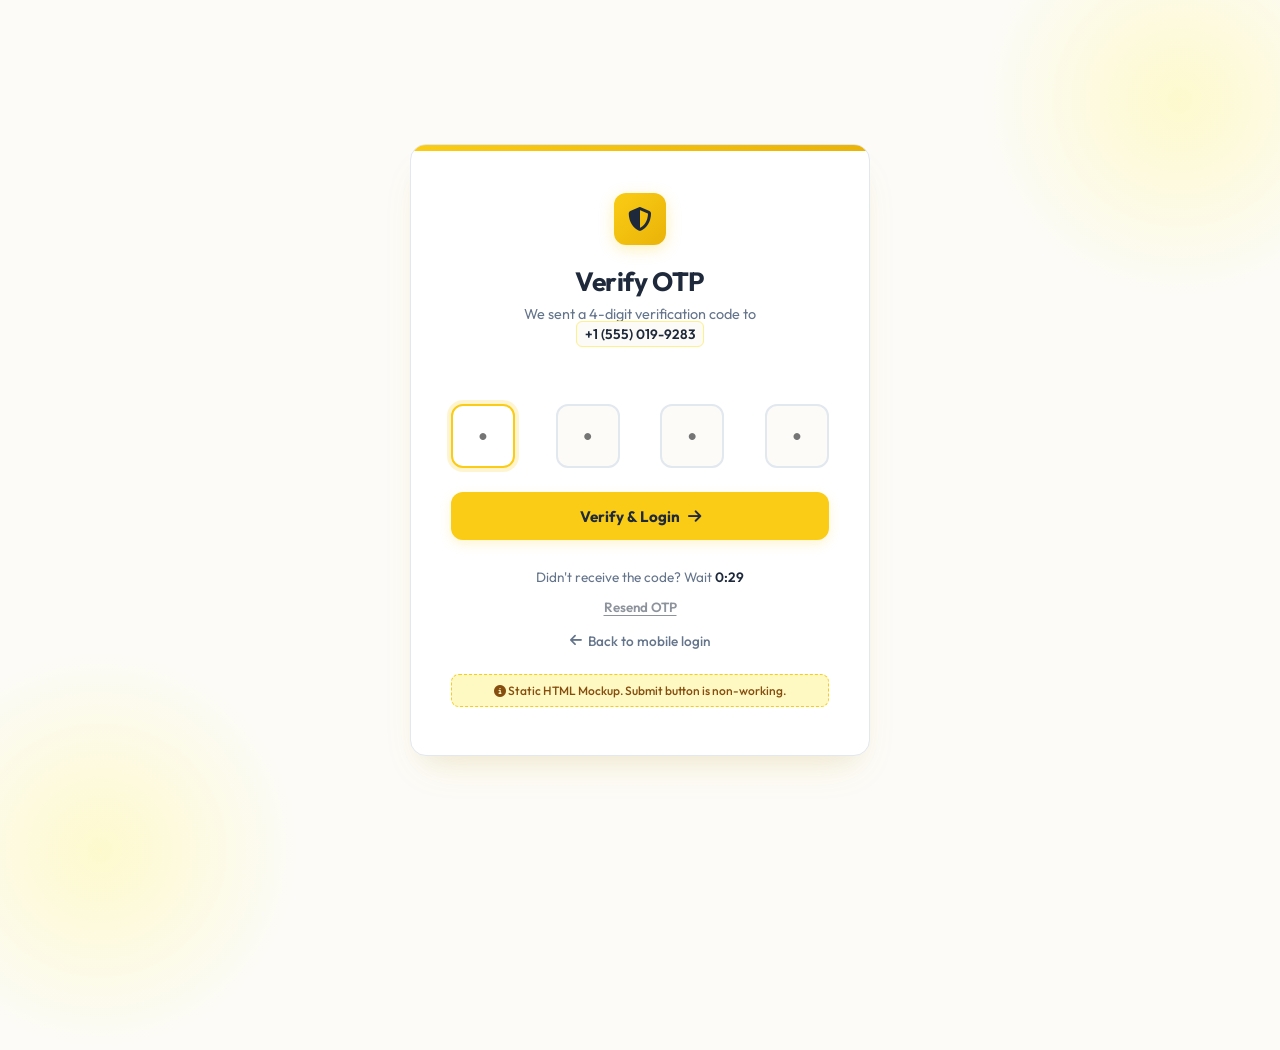
<file: login.html>
<!DOCTYPE html>
<html lang="en">
<head>
    <meta charset="UTF-8">
    <meta name="viewport" content="width=device-width, initial-scale=1.0">
    <title>TransitOps - Secure OTP Verification</title>
    <link rel="stylesheet" href="https://cdnjs.cloudflare.com/ajax/libs/font-awesome/6.4.0/css/all.min.css">
    <style>
        @import url('https://fonts.googleapis.com/css2?family=Outfit:wght@300;400;500;600;700&display=swap');

        :root {
            --font-sans: 'Outfit', -apple-system, sans-serif;
            
            /* Curated White & Yellow Palette */
            --bg-page: #fcfbf7;            /* Soft off-white with warm undertones */
            --bg-card: #ffffff;            /* Pure white for the card body */
            --yellow-primary: #facc15;     /* Warm energetic gold/yellow */
            --yellow-hover: #eab308;       /* Deeper yellow for hover states */
            --yellow-light: #fef9c3;       /* Soft light yellow for highlights */
            --yellow-accent: #fef08a;      /* Muted yellow accent border */
            
            --text-dark: #1e293b;          /* Charcoal grey for readability */
            --text-muted: #64748b;         /* Slate grey for subtext */
            --border-color: #e2e8f0;       /* Neutral border */
            
            --border-radius: 16px;
            --shadow: 0 20px 40px -15px rgba(234, 179, 8, 0.15), 0 15px 25px -10px rgba(0, 0, 0, 0.05);
            --transition: 0.3s cubic-bezier(0.4, 0, 0.2, 1);
        }

        * {
            box-sizing: border-box;
            margin: 0;
            padding: 0;
        }

        body {
            font-family: var(--font-sans);
            background-color: var(--bg-page);
            color: var(--text-dark);
            min-height: 100vh;
            display: flex;
            align-items: center;
            justify-content: center;
            padding: 1.5rem;
            position: relative;
            overflow: hidden;
        }

        /* Abstract Background Aesthetics */
        body::before, body::after {
            content: '';
            position: absolute;
            width: 400px;
            height: 400px;
            border-radius: 50%;
            background: radial-gradient(circle, var(--yellow-light) 0%, rgba(255,255,255,0) 70%);
            z-index: -1;
            opacity: 0.8;
        }

        body::before {
            top: -100px;
            right: -100px;
        }

        body::after {
            bottom: -150px;
            left: -100px;
        }

        /* Main Card Layout */
        .login-card {
            background-color: var(--bg-card);
            border: 1px solid var(--border-color);
            border-radius: var(--border-radius);
            box-shadow: var(--shadow);
            width: 100%;
            max-width: 460px;
            overflow: hidden;
            display: flex;
            flex-direction: column;
            padding: 3rem 2.5rem;
            position: relative;
        }

        /* Yellow Accent Top Indicator */
        .login-card::before {
            content: '';
            position: absolute;
            top: 0;
            left: 0;
            right: 0;
            height: 6px;
            background: linear-gradient(to right, var(--yellow-primary), var(--yellow-hover));
        }

        /* Header Aesthetics */
        .header {
            text-align: center;
            margin-bottom: 2.25rem;
        }

        .logo-box {
            width: 52px;
            height: 52px;
            background: linear-gradient(135deg, var(--yellow-primary), var(--yellow-hover));
            border-radius: 12px;
            display: flex;
            align-items: center;
            justify-content: center;
            color: var(--text-dark);
            font-size: 1.5rem;
            margin: 0 auto 1.25rem auto;
            box-shadow: 0 4px 15px rgba(250, 204, 21, 0.3);
        }

        .title {
            font-size: 1.65rem;
            font-weight: 700;
            letter-spacing: -0.02em;
            margin-bottom: 0.4rem;
        }

        .subtitle {
            font-size: 0.9rem;
            color: var(--text-muted);
            line-height: 1.4;
        }

        .phone-display {
            font-weight: 600;
            color: var(--text-dark);
            background-color: var(--bg-page);
            padding: 0.2rem 0.5rem;
            border-radius: 6px;
            border: 1px solid var(--yellow-accent);
            font-size: 0.85rem;
        }

        /* Forms Details */
        .form-group {
            margin-bottom: 1.5rem;
        }

        /* OTP Boxes Grid */
        .otp-grid {
            display: flex;
            justify-content: space-between;
            gap: 0.75rem;
            margin: 1.5rem 0;
        }

        .otp-input {
            width: 64px;
            height: 64px;
            background-color: var(--bg-page);
            border: 2px solid var(--border-color);
            border-radius: 12px;
            text-align: center;
            font-size: 1.5rem;
            font-weight: 700;
            color: var(--text-dark);
            outline: none;
            transition: var(--transition);
        }

        .otp-input:focus {
            border-color: var(--yellow-primary);
            background-color: #ffffff;
            box-shadow: 0 0 0 4px rgba(250, 204, 21, 0.2);
        }

        /* Action Buttons */
        .btn {
            width: 100%;
            padding: 0.9rem;
            font-family: var(--font-sans);
            font-size: 0.95rem;
            font-weight: 700;
            color: var(--text-dark);
            background-color: var(--yellow-primary);
            border: none;
            border-radius: 12px;
            cursor: pointer;
            box-shadow: 0 4px 12px rgba(250, 204, 21, 0.2);
            transition: var(--transition);
            display: flex;
            align-items: center;
            justify-content: center;
            gap: 0.5rem;
        }

        .btn:hover {
            background-color: var(--yellow-hover);
            transform: translateY(-1px);
            box-shadow: 0 6px 16px rgba(234, 179, 8, 0.3);
        }

        .btn:active {
            transform: translateY(0);
        }

        /* Secondary Links & Helper Text */
        .footer-links {
            text-align: center;
            margin-top: 1.75rem;
            font-size: 0.85rem;
            color: var(--text-muted);
        }

        .resend-text {
            margin-bottom: 0.75rem;
        }

        .link-btn {
            background: none;
            border: none;
            color: var(--text-dark);
            font-weight: 600;
            font-family: var(--font-sans);
            cursor: pointer;
            text-decoration: underline;
            text-underline-offset: 3px;
            transition: var(--transition);
        }

        .link-btn:hover {
            color: var(--yellow-hover);
        }

        .back-link {
            display: inline-flex;
            align-items: center;
            gap: 0.35rem;
            margin-top: 1rem;
            color: var(--text-muted);
            text-decoration: none;
            font-weight: 500;
            transition: var(--transition);
        }

        .back-link:hover {
            color: var(--text-dark);
        }

        /* Warning Tag */
        .mockup-tag {
            text-align: center;
            font-size: 0.75rem;
            background-color: var(--yellow-light);
            border: 1px dashed var(--yellow-primary);
            color: #854d0e;
            padding: 0.5rem;
            border-radius: 8px;
            margin-top: 1.5rem;
            font-weight: 500;
        }
    </style>
</head>
<body>

    <div class="login-card">
        
        <!-- Header -->
        <div class="header">
            <div class="logo-box">
                <i class="fa-solid fa-shield-halved"></i>
            </div>
            <h1 class="title">Verify OTP</h1>
            <p class="subtitle">
                We sent a 4-digit verification code to<br>
                <span class="phone-display">+1 (555) 019-9283</span>
            </p>
        </div>

        <!-- Non-working Form Mockup -->
        <form onsubmit="event.preventDefault();">
            <div class="form-group">
                <div class="otp-grid">
                    <input type="text" class="otp-input" maxlength="1" placeholder="•" autofocus>
                    <input type="text" class="otp-input" maxlength="1" placeholder="•">
                    <input type="text" class="otp-input" maxlength="1" placeholder="•">
                    <input type="text" class="otp-input" maxlength="1" placeholder="•">
                </div>
            </div>

            <button type="submit" class="btn">
                <span>Verify & Login</span>
                <i class="fa-solid fa-arrow-right"></i>
            </button>
        </form>

        <!-- Footer / Helpers -->
        <div class="footer-links">
            <p class="resend-text">Didn't receive the code? Wait <span style="font-weight: 600; color: var(--text-dark);">0:29</span></p>
            <button class="resend-btn link-btn" style="opacity: 0.5; cursor: not-allowed;" disabled>Resend OTP</button>
            <br>
            <a href="#" class="back-link">
                <i class="fa-solid fa-arrow-left"></i>
                <span>Back to mobile login</span>
            </a>
        </div>

        <!-- Mockup Notice -->
        <div class="mockup-tag">
            <i class="fa-solid fa-circle-info"></i> Static HTML Mockup. Submit button is non-working.
        </div>

    </div>

</body>
</html>
</file>
<file: styles.css>
/* ==========================================================================
   TransitOps - Premium Design System (Vanilla CSS)
   ========================================================================== */

/* Variables & Theme Setup */
:root {
  --font-family: 'Outfit', sans-serif;
  
  /* Color Palette (Dark Mode Default) */
  --bg-color: #0b111e;
  --bg-gradient: radial-gradient(circle at top right, #111a2e, #0b111e 60%);
  --sidebar-bg: rgba(13, 20, 35, 0.85);
  --card-bg: rgba(22, 32, 54, 0.65);
  --card-hover-bg: rgba(30, 44, 74, 0.8);
  --input-bg: rgba(15, 23, 42, 0.6);
  --border-color: rgba(255, 255, 255, 0.08);
  --border-focus: #6366f1;
  
  --text-primary: #f8fafc;
  --text-secondary: #94a3b8;
  --text-muted: #64748b;
  
  /* Accent Colors */
  --primary: #6366f1;
  --primary-hover: #4f46e5;
  --primary-glow: rgba(99, 102, 241, 0.25);
  --success: #10b981;
  --success-glow: rgba(16, 185, 129, 0.15);
  --warning: #f59e0b;
  --danger: #ef4444;
  
  /* Role Identification Colors */
  --color-manager: #818cf8;
  --color-driver: #34d399;
  --color-safety: #fbbf24;
  --color-finance: #f472b6;
  
  /* Shadows & Glassmorphism */
  --card-shadow: 0 8px 32px 0 rgba(0, 0, 0, 0.37);
  --glass-blur: blur(12px);
  --radius-sm: 8px;
  --radius-md: 14px;
  --radius-lg: 20px;
  --transition: all 0.3s cubic-bezier(0.4, 0, 0.2, 1);
}

/* Light Theme Variables */
[data-theme="light"] {
  --bg-color: #f1f5f9;
  --bg-gradient: radial-gradient(circle at top right, #e2e8f0, #f1f5f9 60%);
  --sidebar-bg: rgba(255, 255, 255, 0.9);
  --card-bg: rgba(255, 255, 255, 0.8);
  --card-hover-bg: rgba(255, 255, 255, 0.95);
  --input-bg: #ffffff;
  --border-color: rgba(0, 0, 0, 0.08);
  --border-focus: #4f46e5;
  
  --text-primary: #0f172a;
  --text-secondary: #475569;
  --text-muted: #94a3b8;
  
  --primary-glow: rgba(79, 70, 229, 0.15);
  --card-shadow: 0 8px 32px 0 rgba(148, 163, 184, 0.15);
  --glass-blur: blur(10px);
}

/* Basic Reset & Base Styling */
* {
  box-sizing: border-box;
  margin: 0;
  padding: 0;
}

body {
  font-family: var(--font-family);
  background: var(--bg-color);
  background-image: var(--bg-gradient);
  background-attachment: fixed;
  color: var(--text-primary);
  min-height: 100vh;
  overflow-x: hidden;
  transition: background-color 0.5s ease, color 0.3s ease;
}

/* Utilities */
.hidden {
  display: none !important;
}

.mt-4 { margin-top: 1.5rem; }
.mr-2 { margin-right: 0.5rem; }
.text-center { text-align: center; }

.badge {
  display: inline-flex;
  align-items: center;
  padding: 0.25rem 0.75rem;
  font-size: 0.75rem;
  font-weight: 600;
  border-radius: 9999px;
  text-transform: uppercase;
  letter-spacing: 0.05em;
}

.badge-manager { background: rgba(129, 140, 248, 0.15); color: var(--color-manager); border: 1px solid rgba(129, 140, 248, 0.3); }
.badge-driver { background: rgba(52, 211, 153, 0.15); color: var(--color-driver); border: 1px solid rgba(52, 211, 153, 0.3); }
.badge-safety { background: rgba(251, 191, 36, 0.15); color: var(--color-safety); border: 1px solid rgba(251, 191, 36, 0.3); }
.badge-finance { background: rgba(244, 114, 182, 0.15); color: var(--color-finance); border: 1px solid rgba(244, 114, 182, 0.3); }
.badge-danger { background: rgba(239, 68, 68, 0.15); color: var(--danger); border: 1px solid rgba(239, 68, 68, 0.3); }
.badge-muted { background: rgba(148, 163, 184, 0.15); color: var(--text-muted); border: 1px solid rgba(148, 163, 184, 0.3); }
.text-danger { color: var(--danger) !important; }
.text-warning { color: var(--warning) !important; }
.text-success { color: var(--success) !important; }


/* Buttons */
.btn {
  font-family: var(--font-family);
  display: inline-flex;
  align-items: center;
  justify-content: center;
  padding: 0.65rem 1.25rem;
  font-weight: 500;
  font-size: 0.9rem;
  border-radius: var(--radius-sm);
  border: 1px solid transparent;
  cursor: pointer;
  transition: var(--transition);
  outline: none;
}

.btn-primary {
  background: var(--primary);
  color: #ffffff;
  box-shadow: 0 4px 14px var(--primary-glow);
}

.btn-primary:hover {
  background: var(--primary-hover);
  transform: translateY(-1px);
  box-shadow: 0 6px 20px var(--primary-glow);
}

.btn-secondary {
  background: rgba(255, 255, 255, 0.03);
  color: var(--text-primary);
  border: 1px solid var(--border-color);
}

.btn-secondary:hover {
  background: rgba(255, 255, 255, 0.08);
  border-color: rgba(255, 255, 255, 0.2);
  transform: translateY(-1px);
}

.btn-block {
  display: flex;
  width: 100%;
}

.btn-icon {
  background: transparent;
  border: none;
  color: var(--text-secondary);
  padding: 0.5rem;
  border-radius: 50%;
  width: 40px;
  height: 40px;
  display: flex;
  align-items: center;
  justify-content: center;
}

.btn-icon:hover {
  background: rgba(255, 255, 255, 0.05);
  color: var(--text-primary);
}

/* ==========================================================================
   Login Interface Styling
   ========================================================================== */
.login-container {
  display: flex;
  align-items: center;
  justify-content: center;
  min-height: 100vh;
  padding: 2rem;
}

.login-card {
  background: var(--card-bg);
  backdrop-filter: var(--glass-blur);
  -webkit-backdrop-filter: var(--glass-blur);
  border: 1px solid var(--border-color);
  border-radius: var(--radius-lg);
  padding: 2.5rem;
  width: 100%;
  max-width: 450px;
  box-shadow: var(--card-shadow);
  animation: cardEntrance 0.6s cubic-bezier(0.16, 1, 0.3, 1) forwards;
}

@keyframes cardEntrance {
  from {
    opacity: 0;
    transform: translateY(20px) scale(0.98);
  }
  to {
    opacity: 1;
    transform: translateY(0) scale(1);
  }
}

.login-header {
  text-align: center;
  margin-bottom: 2rem;
}

.logo {
  display: inline-block;
  font-size: 2.5rem;
  font-weight: 800;
  color: #7c5c7c; /* Odoo Violet tone */
  letter-spacing: -0.05em;
  margin-bottom: 0.5rem;
}

.login-header h1 {
  font-size: 1.75rem;
  font-weight: 700;
  color: var(--text-primary);
  margin-bottom: 0.25rem;
}

.login-header p {
  color: var(--text-secondary);
  font-size: 0.9rem;
}

.input-group {
  margin-bottom: 1.25rem;
}

.input-group label {
  display: block;
  font-size: 0.85rem;
  font-weight: 500;
  color: var(--text-secondary);
  margin-bottom: 0.5rem;
}

.input-group input {
  width: 100%;
  padding: 0.75rem 1rem;
  background: var(--input-bg);
  border: 1px solid var(--border-color);
  color: var(--text-primary);
  border-radius: var(--radius-sm);
  font-family: var(--font-family);
  font-size: 0.95rem;
  outline: none;
  transition: var(--transition);
}

.input-group input:focus {
  border-color: var(--border-focus);
  box-shadow: 0 0 0 2px var(--primary-glow);
}

.error-msg {
  background: rgba(239, 68, 68, 0.1);
  color: var(--danger);
  border: 1px solid rgba(239, 68, 68, 0.2);
  border-radius: var(--radius-sm);
  padding: 0.75rem;
  font-size: 0.85rem;
  margin-bottom: 1.25rem;
}

.divider {
  display: flex;
  align-items: center;
  text-align: center;
  margin: 1.5rem 0;
  color: var(--text-muted);
  font-size: 0.8rem;
  text-transform: uppercase;
  letter-spacing: 0.05em;
}

.divider::before, .divider::after {
  content: '';
  flex: 1;
  border-bottom: 1px solid var(--border-color);
}

.divider span {
  padding: 0 0.75rem;
}

.quick-roles {
  display: flex;
  flex-direction: column;
  gap: 0.75rem;
}

.quick-roles .btn {
  justify-content: flex-start;
  text-align: left;
  font-size: 0.85rem;
  padding: 0.5rem 1rem;
}

.role-badge {
  width: 24px;
  height: 24px;
  border-radius: 50%;
  display: inline-flex;
  align-items: center;
  justify-content: center;
  font-weight: 700;
  font-size: 0.75rem;
  margin-right: 0.75rem;
}

.role-badge.manager { background: rgba(129, 140, 248, 0.2); color: var(--color-manager); }
.role-badge.driver { background: rgba(52, 211, 153, 0.2); color: var(--color-driver); }
.role-badge.safety { background: rgba(251, 191, 36, 0.2); color: var(--color-safety); }
.role-badge.finance { background: rgba(244, 114, 182, 0.2); color: var(--color-finance); }

/* ==========================================================================
   Dashboard Shell Layout
   ========================================================================== */
.app-layout {
  display: flex;
  min-height: 100vh;
}

/* Sidebar Styling */
.sidebar {
  width: 280px;
  background: var(--sidebar-bg);
  backdrop-filter: var(--glass-blur);
  -webkit-backdrop-filter: var(--glass-blur);
  border-right: 1px solid var(--border-color);
  display: flex;
  flex-direction: column;
  position: fixed;
  top: 0;
  bottom: 0;
  left: 0;
  z-index: 100;
  padding: 1.5rem;
}

.sidebar-header {
  display: flex;
  align-items: center;
  gap: 0.75rem;
  margin-bottom: 2rem;
  padding-left: 0.5rem;
}

.sidebar-header .logo {
  font-size: 2rem;
  margin-bottom: 0;
}

.sidebar-header .app-title {
  font-weight: 700;
  font-size: 1.25rem;
  letter-spacing: -0.02em;
}

.nav-menu {
  display: flex;
  flex-direction: column;
  gap: 0.25rem;
  flex: 1;
}

.nav-item {
  display: flex;
  align-items: center;
  gap: 0.75rem;
  padding: 0.8rem 1rem;
  color: var(--text-secondary);
  text-decoration: none;
  font-size: 0.95rem;
  font-weight: 500;
  border-radius: var(--radius-sm);
  transition: var(--transition);
}

.nav-item:hover {
  background: rgba(255, 255, 255, 0.03);
  color: var(--text-primary);
}

.nav-item.active {
  background: var(--primary);
  color: #ffffff;
  box-shadow: 0 4px 12px var(--primary-glow);
}

.nav-item.disabled {
  opacity: 0.4;
  cursor: not-allowed;
  pointer-events: none;
}

.icon {
  width: 20px;
  height: 20px;
  fill: currentColor;
}

.sidebar-footer {
  border-top: 1px solid var(--border-color);
  padding-top: 1.25rem;
  display: flex;
  flex-direction: column;
  gap: 1rem;
}

.theme-switcher {
  display: flex;
  justify-content: flex-end;
}

.user-profile-preview {
  display: flex;
  align-items: center;
  gap: 0.75rem;
  background: rgba(255, 255, 255, 0.02);
  padding: 0.75rem;
  border-radius: var(--radius-sm);
  border: 1px solid var(--border-color);
}

.user-profile-preview .avatar {
  width: 38px;
  height: 38px;
  border-radius: 50%;
  background: var(--primary);
  color: #ffffff;
  display: flex;
  align-items: center;
  justify-content: center;
  font-weight: 700;
  font-size: 1rem;
  box-shadow: 0 2px 8px var(--primary-glow);
}

.user-profile-preview .user-info {
  flex: 1;
  min-width: 0;
}

.user-profile-preview .user-name {
  font-size: 0.85rem;
  font-weight: 600;
  white-space: nowrap;
  overflow: hidden;
  text-overflow: ellipsis;
}

.user-profile-preview .user-role-lbl {
  font-size: 0.75rem;
  color: var(--text-muted);
  white-space: nowrap;
  overflow: hidden;
  text-overflow: ellipsis;
}

.logout-icon-btn {
  color: var(--danger);
}
.logout-icon-btn:hover {
  background: rgba(239, 68, 68, 0.08);
  color: var(--danger);
}

/* Main Content Layout */
.main-container {
  margin-left: 280px;
  flex: 1;
  display: flex;
  flex-direction: column;
  min-height: 100vh;
}

.top-header {
  height: 70px;
  padding: 0 2.5rem;
  border-bottom: 1px solid var(--border-color);
  display: flex;
  align-items: center;
  justify-content: space-between;
  background: rgba(11, 17, 30, 0.5);
  backdrop-filter: var(--glass-blur);
  -webkit-backdrop-filter: var(--glass-blur);
  position: sticky;
  top: 0;
  z-index: 99;
}

.header-breadcrumb {
  display: flex;
  align-items: center;
  gap: 0.5rem;
  font-size: 0.9rem;
  font-weight: 500;
}

.breadcrumb-parent {
  color: var(--text-muted);
}

.breadcrumb-separator {
  color: var(--border-color);
}

.breadcrumb-active {
  color: var(--text-primary);
  font-weight: 600;
}

.header-actions {
  display: flex;
  align-items: center;
  gap: 1.5rem;
}

.active-role-container {
  display: flex;
  align-items: center;
  gap: 0.5rem;
}

.active-role-lbl {
  font-size: 0.8rem;
  color: var(--text-secondary);
}

/* RBAC Switcher Selection Wrapper */
.custom-select-wrapper {
  position: relative;
}

.select-role-control {
  appearance: none;
  -webkit-appearance: none;
  background: rgba(255, 255, 255, 0.03);
  border: 1px solid var(--border-color);
  color: var(--text-primary);
  padding: 0.5rem 2rem 0.5rem 1rem;
  border-radius: var(--radius-sm);
  font-family: var(--font-family);
  font-size: 0.85rem;
  font-weight: 500;
  cursor: pointer;
  outline: none;
  transition: var(--transition);
}

.select-role-control:focus {
  border-color: var(--border-focus);
  box-shadow: 0 0 0 2px var(--primary-glow);
}

.custom-select-wrapper::after {
  content: '▾';
  font-size: 0.75rem;
  position: absolute;
  right: 0.75rem;
  top: 50%;
  transform: translateY(-50%);
  pointer-events: none;
  color: var(--text-secondary);
}

/* Content Body Panels */
.content-body {
  padding: 2.5rem;
  flex: 1;
}

.view-section {
  animation: viewFadeIn 0.4s ease-out forwards;
}

@keyframes viewFadeIn {
  from {
    opacity: 0;
    transform: translateY(10px);
  }
  to {
    opacity: 1;
    transform: translateY(0);
  }
}

.view-header {
  margin-bottom: 2rem;
}

.view-header h2 {
  font-size: 1.75rem;
  font-weight: 700;
  color: var(--text-primary);
}

.view-header p {
  color: var(--text-secondary);
  font-size: 0.95rem;
}

/* Cards & Layout grids */
.card {
  background: var(--card-bg);
  border: 1px solid var(--border-color);
  border-radius: var(--radius-md);
  padding: 1.5rem;
  box-shadow: var(--card-shadow);
  backdrop-filter: var(--glass-blur);
  -webkit-backdrop-filter: var(--glass-blur);
}

.card-interactive {
  transition: var(--transition);
}

.card-interactive:hover {
  background: var(--card-hover-bg);
  transform: translateY(-3px);
  border-color: rgba(255, 255, 255, 0.15);
}

.grid-2 {
  display: grid;
  grid-template-columns: repeat(2, 1fr);
  gap: 1.5rem;
}

.alert {
  padding: 1rem 1.25rem;
  border-radius: var(--radius-sm);
  border: 1px solid transparent;
  font-size: 0.9rem;
  line-height: 1.5;
}

.alert-info {
  background: rgba(99, 102, 241, 0.1);
  color: #a5b4fc;
  border-color: rgba(99, 102, 241, 0.2);
}

/* RBAC System Logs panel */
.system-logs-container {
  background: rgba(0, 0, 0, 0.2);
  border-radius: var(--radius-sm);
  padding: 1rem;
  font-family: monospace;
  font-size: 0.8rem;
  max-height: 250px;
  overflow-y: auto;
  margin-top: 1rem;
  border: 1px solid var(--border-color);
  color: #38bdf8;
}

.log-line {
  margin-bottom: 0.5rem;
  border-left: 2px solid #0284c7;
  padding-left: 0.5rem;
}

.role-privilege-list {
  list-style-type: none;
  margin-top: 1rem;
}

.role-privilege-list li {
  display: flex;
  align-items: center;
  gap: 0.5rem;
  font-size: 0.9rem;
  color: var(--text-secondary);
  margin-bottom: 0.75rem;
}

.role-privilege-list li::before {
  content: '✓';
  color: var(--success);
  font-weight: bold;
}

/* ==========================================================================
   Dashboard Components (Filters, KPIs, Progress, and Canvas Charts)
   ========================================================================== */
.filters-panel {
  display: flex;
  flex-wrap: wrap;
  align-items: flex-end;
  gap: 1.5rem;
  margin-bottom: 2rem;
  padding: 1.25rem 1.75rem;
}

.filter-group {
  display: flex;
  flex-direction: column;
  gap: 0.5rem;
  flex: 1;
  min-width: 180px;
}

.filter-group label {
  font-size: 0.8rem;
  font-weight: 600;
  color: var(--text-secondary);
  text-transform: uppercase;
  letter-spacing: 0.05em;
}

.filter-control {
  width: 100%;
  padding: 0.65rem 1rem;
  background: var(--input-bg);
  border: 1px solid var(--border-color);
  color: var(--text-primary);
  border-radius: var(--radius-sm);
  font-family: var(--font-family);
  font-size: 0.9rem;
  outline: none;
  cursor: pointer;
  transition: var(--transition);
}

.filter-control:focus {
  border-color: var(--border-focus);
}

.filter-actions {
  display: flex;
  align-items: flex-end;
  height: 100%;
}

.kpi-grid {
  display: grid;
  grid-template-columns: repeat(auto-fit, minmax(220px, 1fr));
  gap: 1.5rem;
  margin-bottom: 2.5rem;
}

.kpi-card {
  display: flex;
  flex-direction: column;
  justify-content: space-between;
  min-height: 120px;
}

.kpi-card.highlight {
  grid-column: span 2;
  background: linear-gradient(135deg, rgba(99, 102, 241, 0.15) 0%, rgba(22, 32, 54, 0.65) 100%);
  border-color: rgba(99, 102, 241, 0.25);
  display: flex;
  flex-direction: row;
  align-items: center;
  gap: 1.5rem;
}

.kpi-icon-wrapper {
  background: rgba(99, 102, 241, 0.2);
  color: var(--primary);
  width: 54px;
  height: 54px;
  border-radius: var(--radius-sm);
  display: flex;
  align-items: center;
  justify-content: center;
  box-shadow: 0 4px 10px rgba(99, 102, 241, 0.1);
}

.kpi-icon {
  width: 28px;
  height: 28px;
  fill: currentColor;
}

.kpi-data {
  flex: 1;
  display: flex;
  flex-direction: column;
}

.kpi-label {
  font-size: 0.8rem;
  font-weight: 600;
  color: var(--text-secondary);
  text-transform: uppercase;
  letter-spacing: 0.05em;
  margin-bottom: 0.35rem;
}

.kpi-value {
  font-size: 2rem;
  font-weight: 800;
  color: var(--text-primary);
  line-height: 1;
  margin-bottom: 0.5rem;
}

.kpi-subtext {
  font-size: 0.75rem;
  color: var(--text-muted);
}

.progress-bar-container {
  width: 100%;
  height: 6px;
  background: rgba(255, 255, 255, 0.05);
  border-radius: 9999px;
  overflow: hidden;
  margin-top: 0.5rem;
}

.progress-bar {
  height: 100%;
  background: linear-gradient(90deg, var(--primary) 0%, #a5b4fc 100%);
  border-radius: 9999px;
  transition: width 0.5s cubic-bezier(0.4, 0, 0.2, 1);
}

.chart-container {
  position: relative;
  width: 100%;
  min-height: 220px;
  display: flex;
  align-items: center;
  justify-content: center;
  margin-top: 1rem;
}

.chart-container canvas {
  width: 100% !important;
  height: 100% !important;
}

@media (max-width: 1200px) {
  .kpi-card.highlight {
    grid-column: span 1;
    flex-direction: column;
    align-items: flex-start;
  }
}

/* ==========================================================================
   Table & Data Grid Styles
   ========================================================================== */
.table-container {
  width: 100%;
  overflow-x: auto;
  border-radius: var(--radius-sm);
  border: 1px solid var(--border-color);
  background: rgba(0, 0, 0, 0.1);
  margin-top: 1.5rem;
}

.data-table {
  width: 100%;
  border-collapse: collapse;
  text-align: left;
  font-size: 0.9rem;
}

.data-table th {
  background: rgba(255, 255, 255, 0.02);
  color: var(--text-secondary);
  font-weight: 600;
  text-transform: uppercase;
  font-size: 0.75rem;
  letter-spacing: 0.05em;
  padding: 1rem 1.25rem;
  border-bottom: 1px solid var(--border-color);
}

.data-table td {
  padding: 1rem 1.25rem;
  border-bottom: 1px solid var(--border-color);
  color: var(--text-primary);
  vertical-align: middle;
}

.data-table tbody tr {
  transition: var(--transition);
}

.data-table tbody tr:hover {
  background: rgba(255, 255, 255, 0.02);
}

.data-table tbody tr:last-child td {
  border-bottom: none;
}

/* Registry Controls Header */
.registry-controls {
  display: flex;
  flex-wrap: wrap;
  align-items: center;
  justify-content: space-between;
  gap: 1.5rem;
  margin-bottom: 1.5rem;
}

.search-filter-bar {
  display: flex;
  flex-wrap: wrap;
  align-items: center;
  gap: 0.75rem;
  flex: 1;
}

.search-input-wrapper {
  position: relative;
  min-width: 240px;
  flex: 1;
}

.search-control {
  width: 100%;
  padding: 0.65rem 1rem 0.65rem 2.25rem;
  background: var(--input-bg);
  border: 1px solid var(--border-color);
  color: var(--text-primary);
  border-radius: var(--radius-sm);
  font-family: var(--font-family);
  font-size: 0.85rem;
  outline: none;
  transition: var(--transition);
}

.search-control:focus {
  border-color: var(--border-focus);
}

.search-icon-svg {
  position: absolute;
  left: 0.75rem;
  top: 50%;
  transform: translateY(-50%);
  width: 16px;
  height: 16px;
  fill: var(--text-muted);
  pointer-events: none;
}

.registry-select {
  padding: 0.65rem 1.5rem 0.65rem 0.75rem;
  background: var(--input-bg);
  border: 1px solid var(--border-color);
  color: var(--text-primary);
  border-radius: var(--radius-sm);
  font-family: var(--font-family);
  font-size: 0.85rem;
  outline: none;
  cursor: pointer;
}

/* Action buttons in tables */
.actions-cell {
  display: flex;
  gap: 0.5rem;
}

.btn-small {
  padding: 0.4rem 0.75rem;
  font-size: 0.75rem;
  border-radius: 4px;
}

.btn-danger {
  background: rgba(239, 68, 68, 0.1);
  color: var(--danger);
  border: 1px solid rgba(239, 68, 68, 0.2);
}

.btn-danger:hover {
  background: var(--danger);
  color: #ffffff;
}

.btn-warning-small {
  background: rgba(245, 158, 11, 0.1);
  color: var(--warning);
  border: 1px solid rgba(245, 158, 11, 0.2);
}

.btn-warning-small:hover {
  background: var(--warning);
  color: #ffffff;
}

/* ==========================================================================
   Modal Dialog Layout
   ========================================================================== */
.modal-overlay {
  position: fixed;
  top: 0;
  left: 0;
  right: 0;
  bottom: 0;
  background: rgba(11, 17, 30, 0.7);
  backdrop-filter: blur(8px);
  -webkit-backdrop-filter: blur(8px);
  display: flex;
  align-items: center;
  justify-content: center;
  z-index: 1000;
  opacity: 0;
  pointer-events: none;
  transition: opacity 0.3s ease;
}

.modal-overlay.active {
  opacity: 1;
  pointer-events: auto;
}

.modal-card {
  background: var(--card-bg);
  border: 1px solid var(--border-color);
  border-radius: var(--radius-md);
  box-shadow: var(--card-shadow);
  width: 100%;
  max-width: 550px;
  overflow: hidden;
  transform: translateY(20px);
  transition: transform 0.3s ease;
}

.modal-overlay.active .modal-card {
  transform: translateY(0);
}

.modal-header {
  padding: 1.25rem 1.5rem;
  border-bottom: 1px solid var(--border-color);
  display: flex;
  align-items: center;
  justify-content: space-between;
}

.modal-header h3 {
  font-size: 1.2rem;
  font-weight: 700;
  color: var(--text-primary);
}

.modal-body {
  padding: 1.5rem;
  max-height: 70vh;
  overflow-y: auto;
}

.modal-footer {
  padding: 1.25rem 1.5rem;
  border-top: 1px solid var(--border-color);
  display: flex;
  justify-content: flex-end;
  gap: 0.75rem;
}

.form-grid-2 {
  display: grid;
  grid-template-columns: repeat(2, 1fr);
  gap: 1rem;
}

.form-group-full {
  grid-column: span 2;
}

@media (max-width: 500px) {
  .form-grid-2 {
    grid-template-columns: 1fr;
  }
  .form-group-full {
    grid-column: span 1;
  }
}

/* ==========================================================================
   Responsive Queries
   ========================================================================== */


@media (max-width: 1024px) {
  .sidebar {
    width: 80px;
    padding: 1rem 0.5rem;
    align-items: center;
  }
  .sidebar-header .app-title,
  .nav-item span,
  .user-profile-preview .user-info {
    display: none;
  }
  .sidebar-header {
    justify-content: center;
    padding-left: 0;
  }
  .nav-item {
    justify-content: center;
    padding: 0.8rem;
  }
  .main-container {
    margin-left: 80px;
  }
  .user-profile-preview {
    border: none;
    background: transparent;
    padding: 0;
  }
  .logout-icon-btn {
    display: none;
  }
}

@media (max-width: 768px) {
  .grid-2 {
    grid-template-columns: 1fr;
  }
  .top-header {
    padding: 0 1.5rem;
  }
  .content-body {
    padding: 1.5rem;
  }
  .active-role-container {
    display: none;
  }
}
</file>
